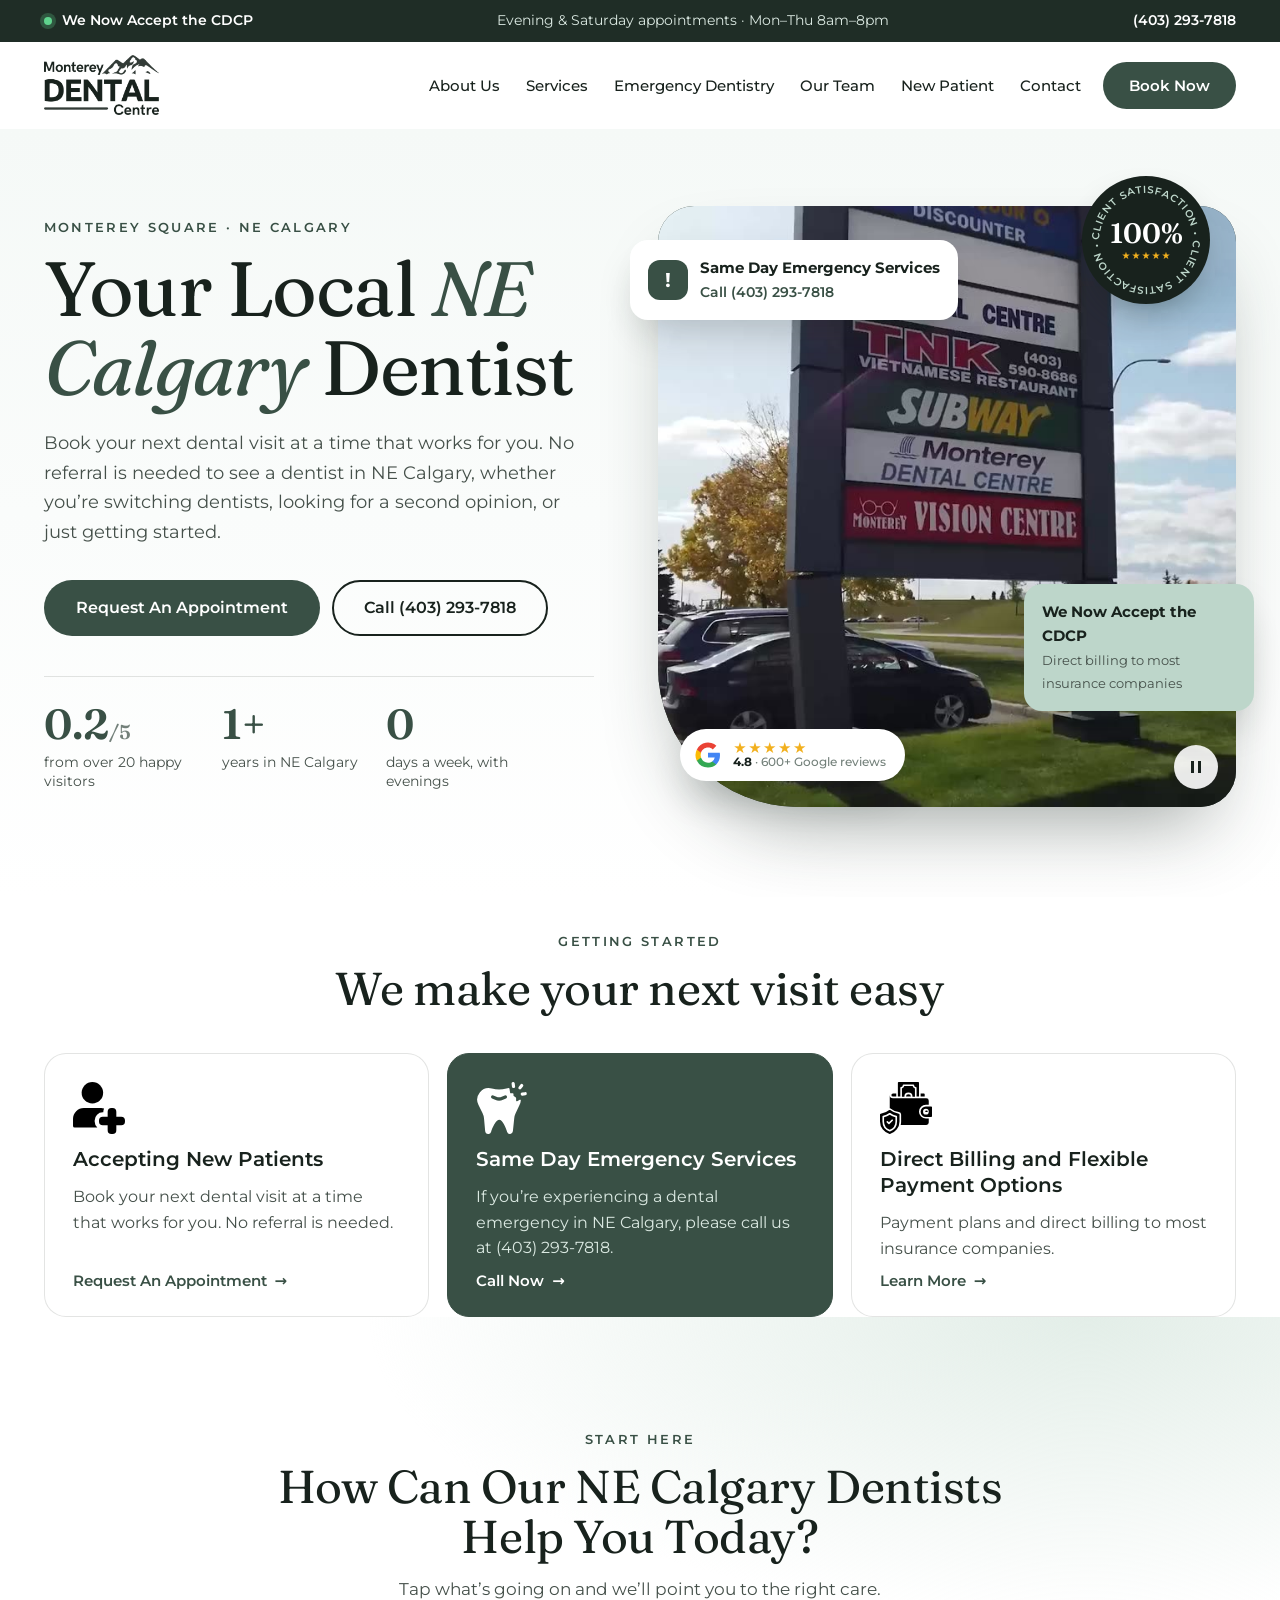
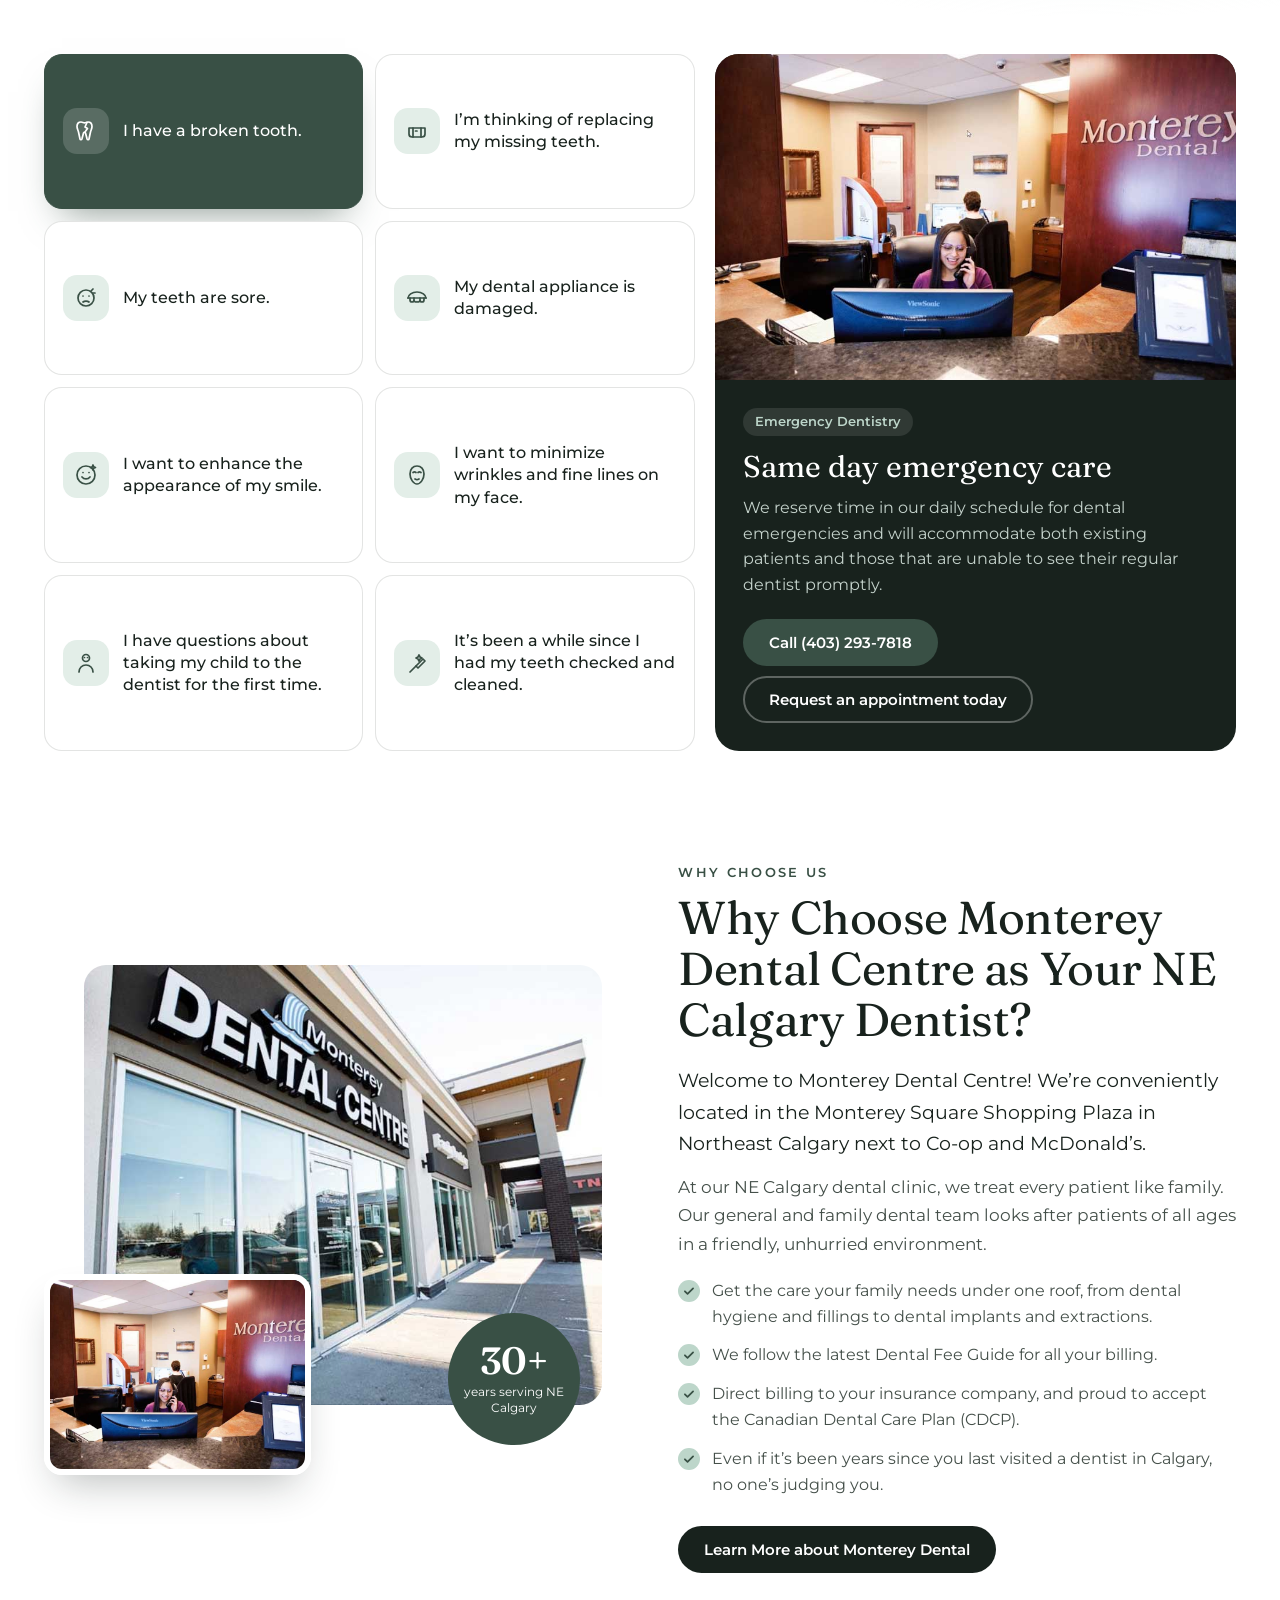
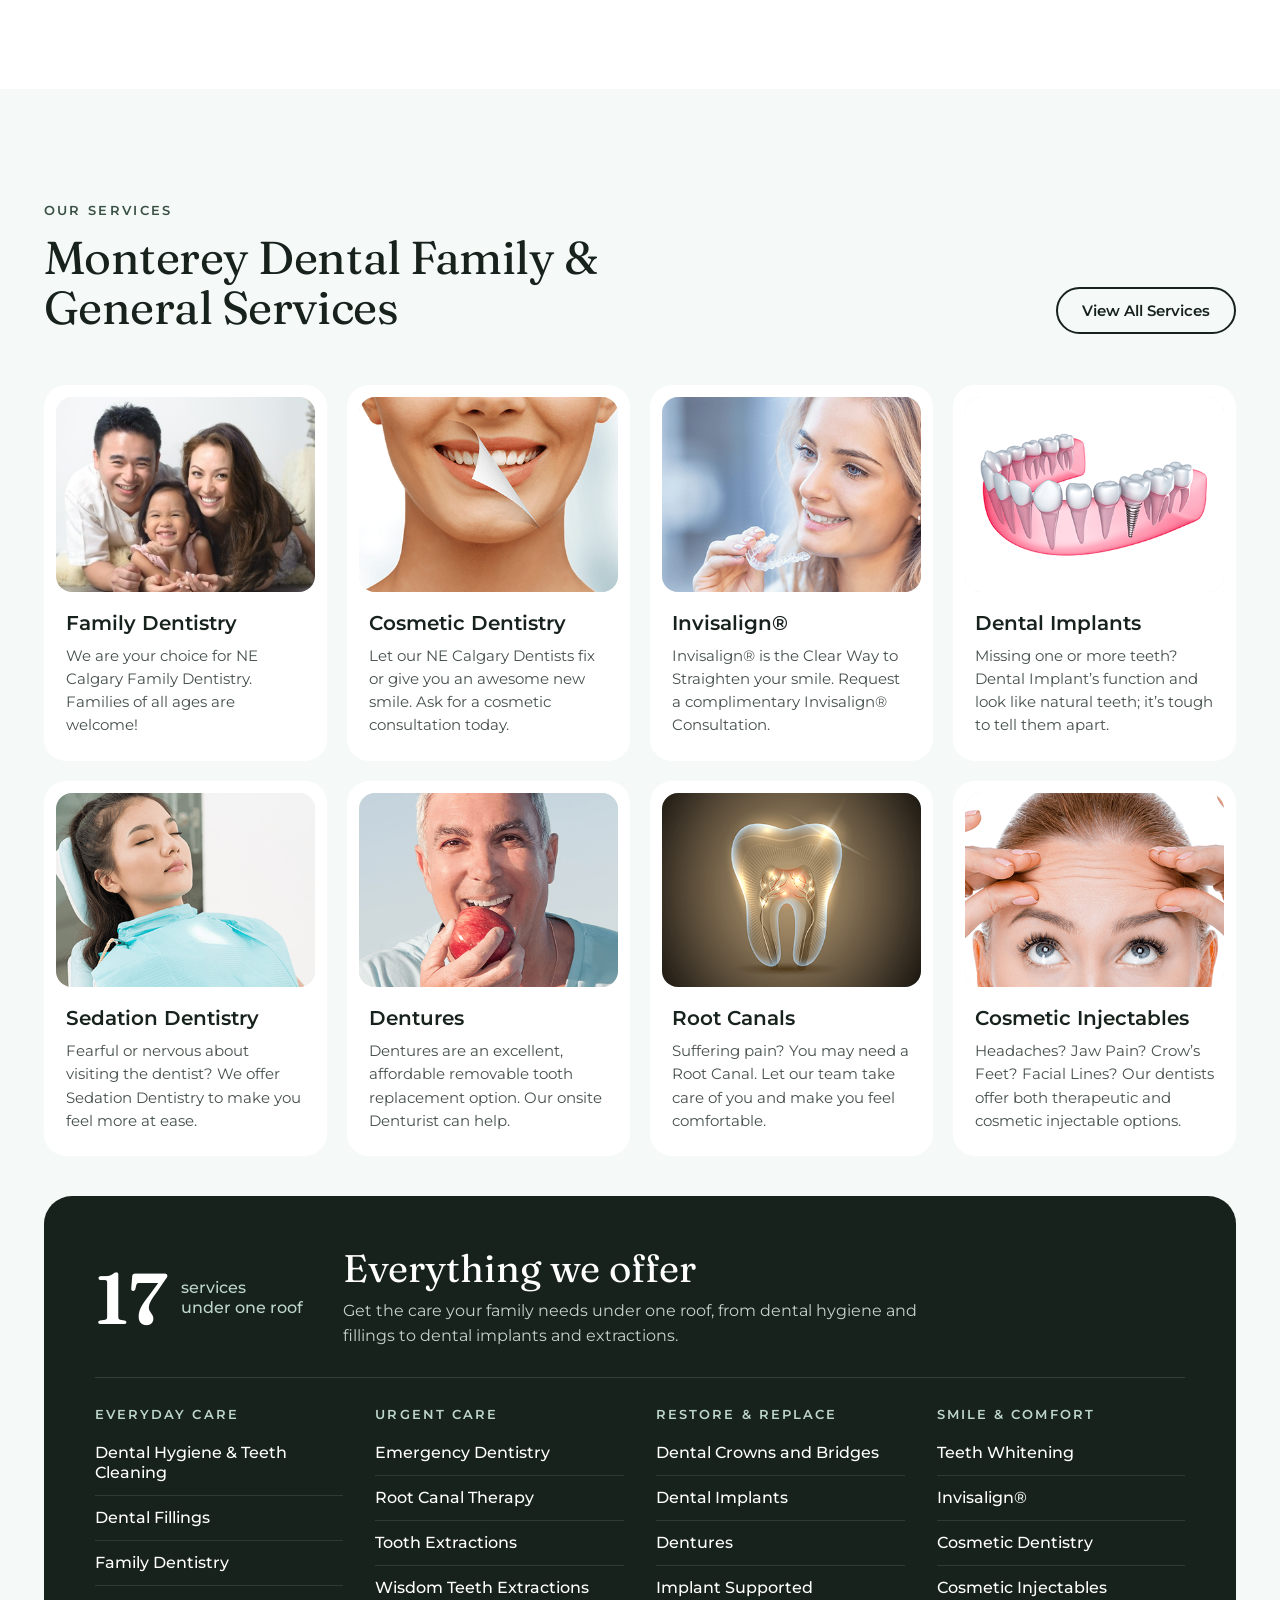
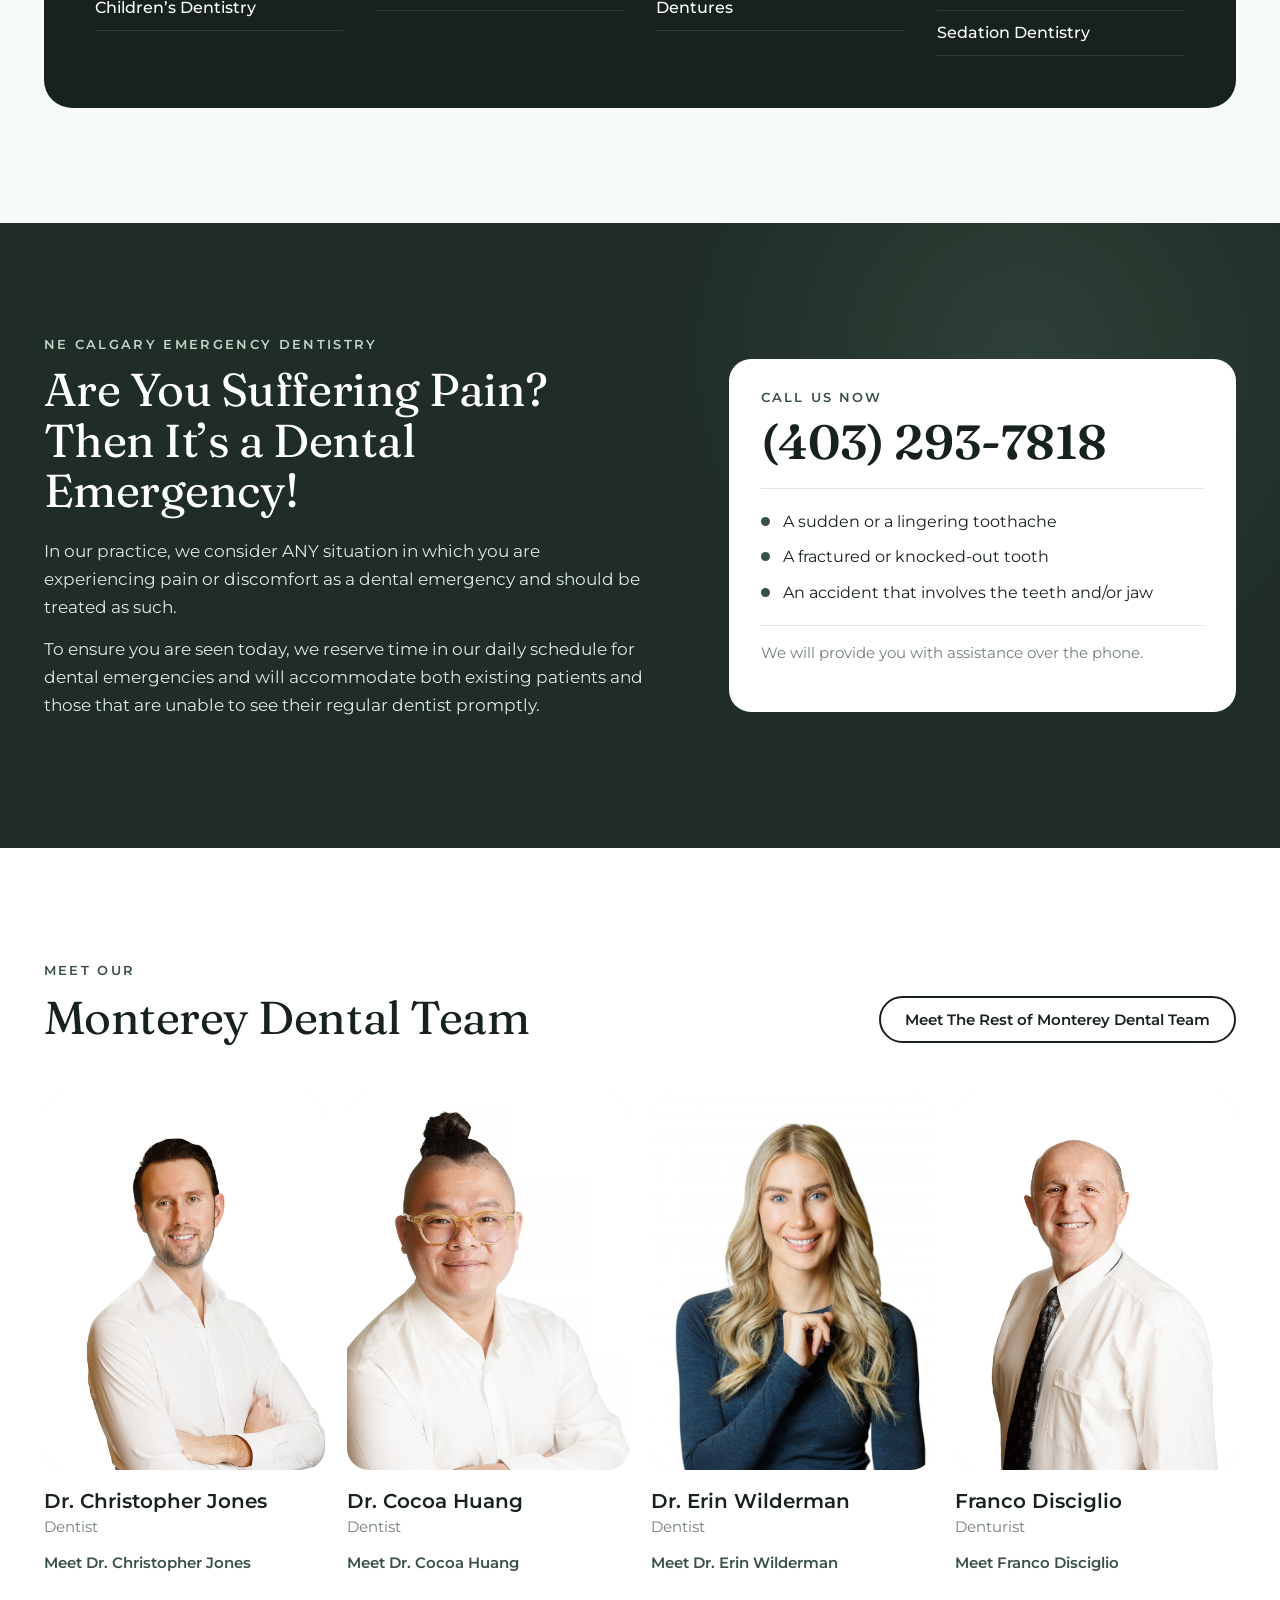
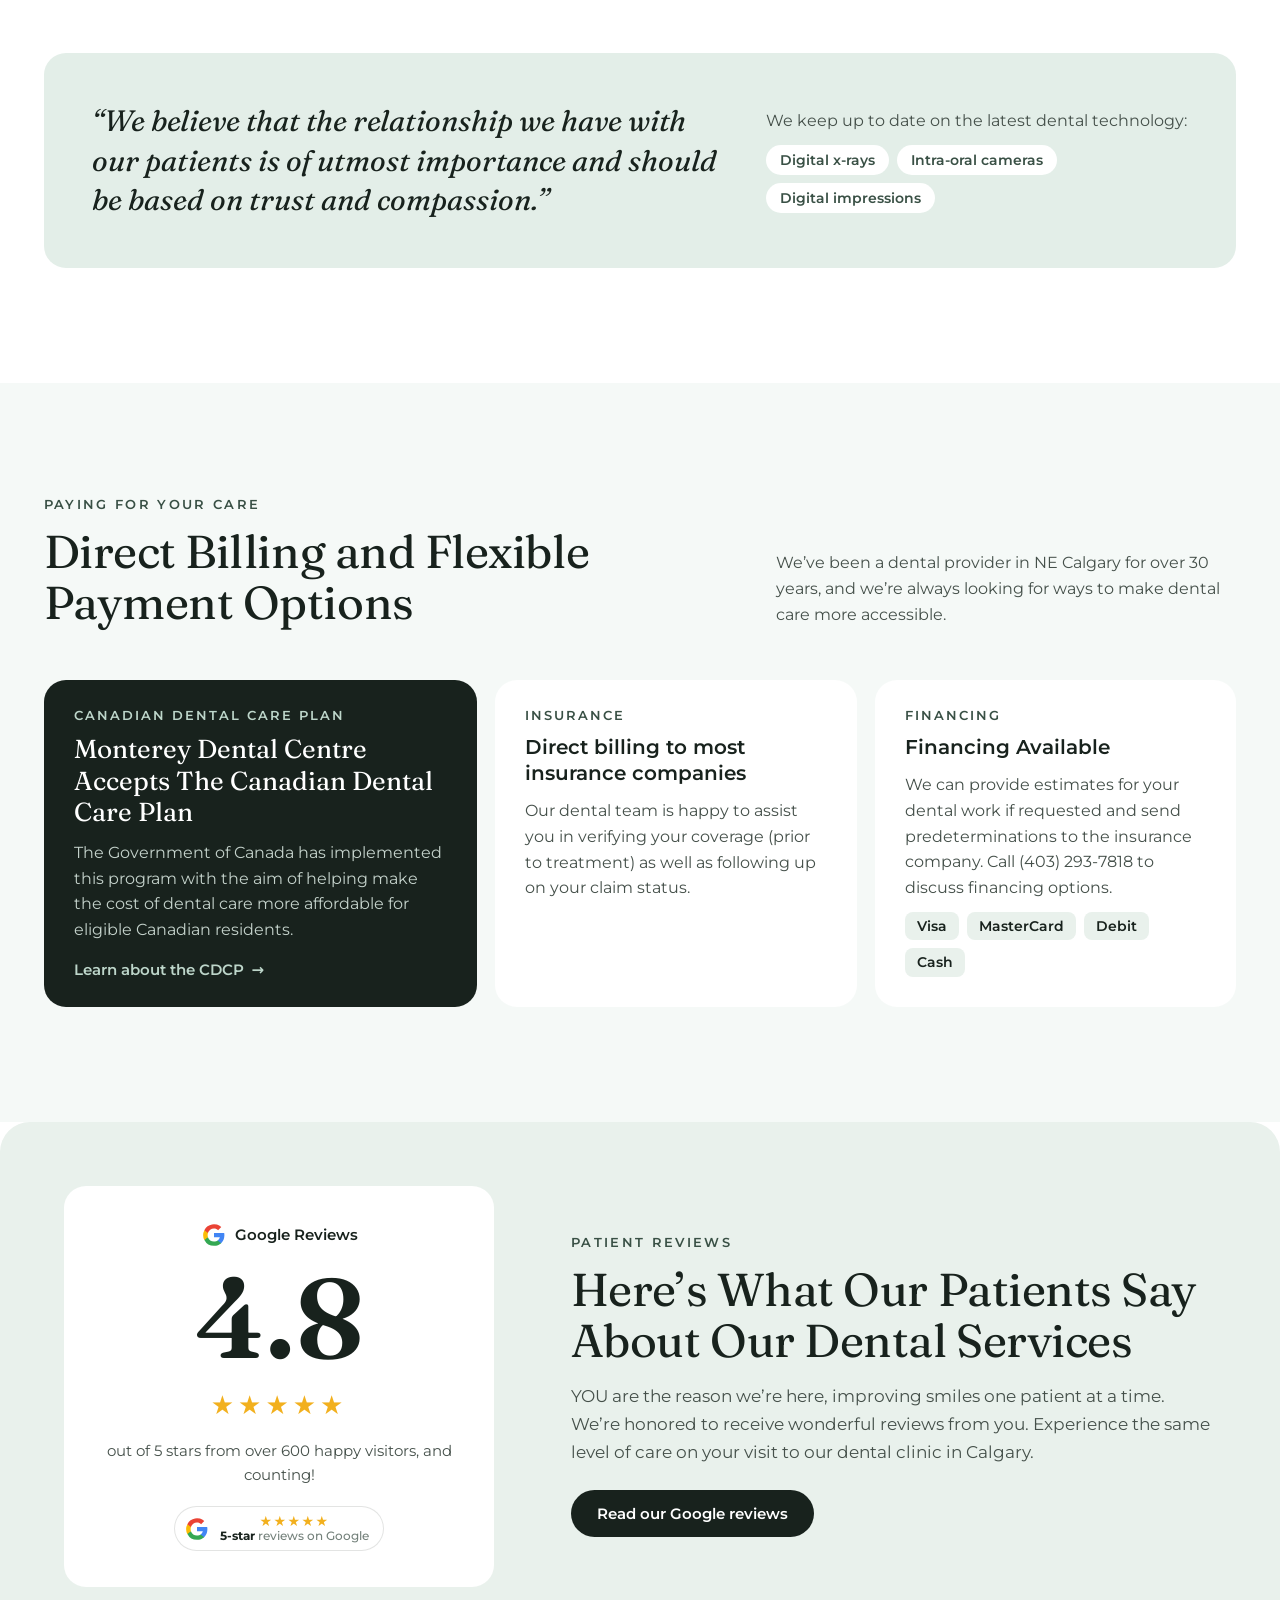
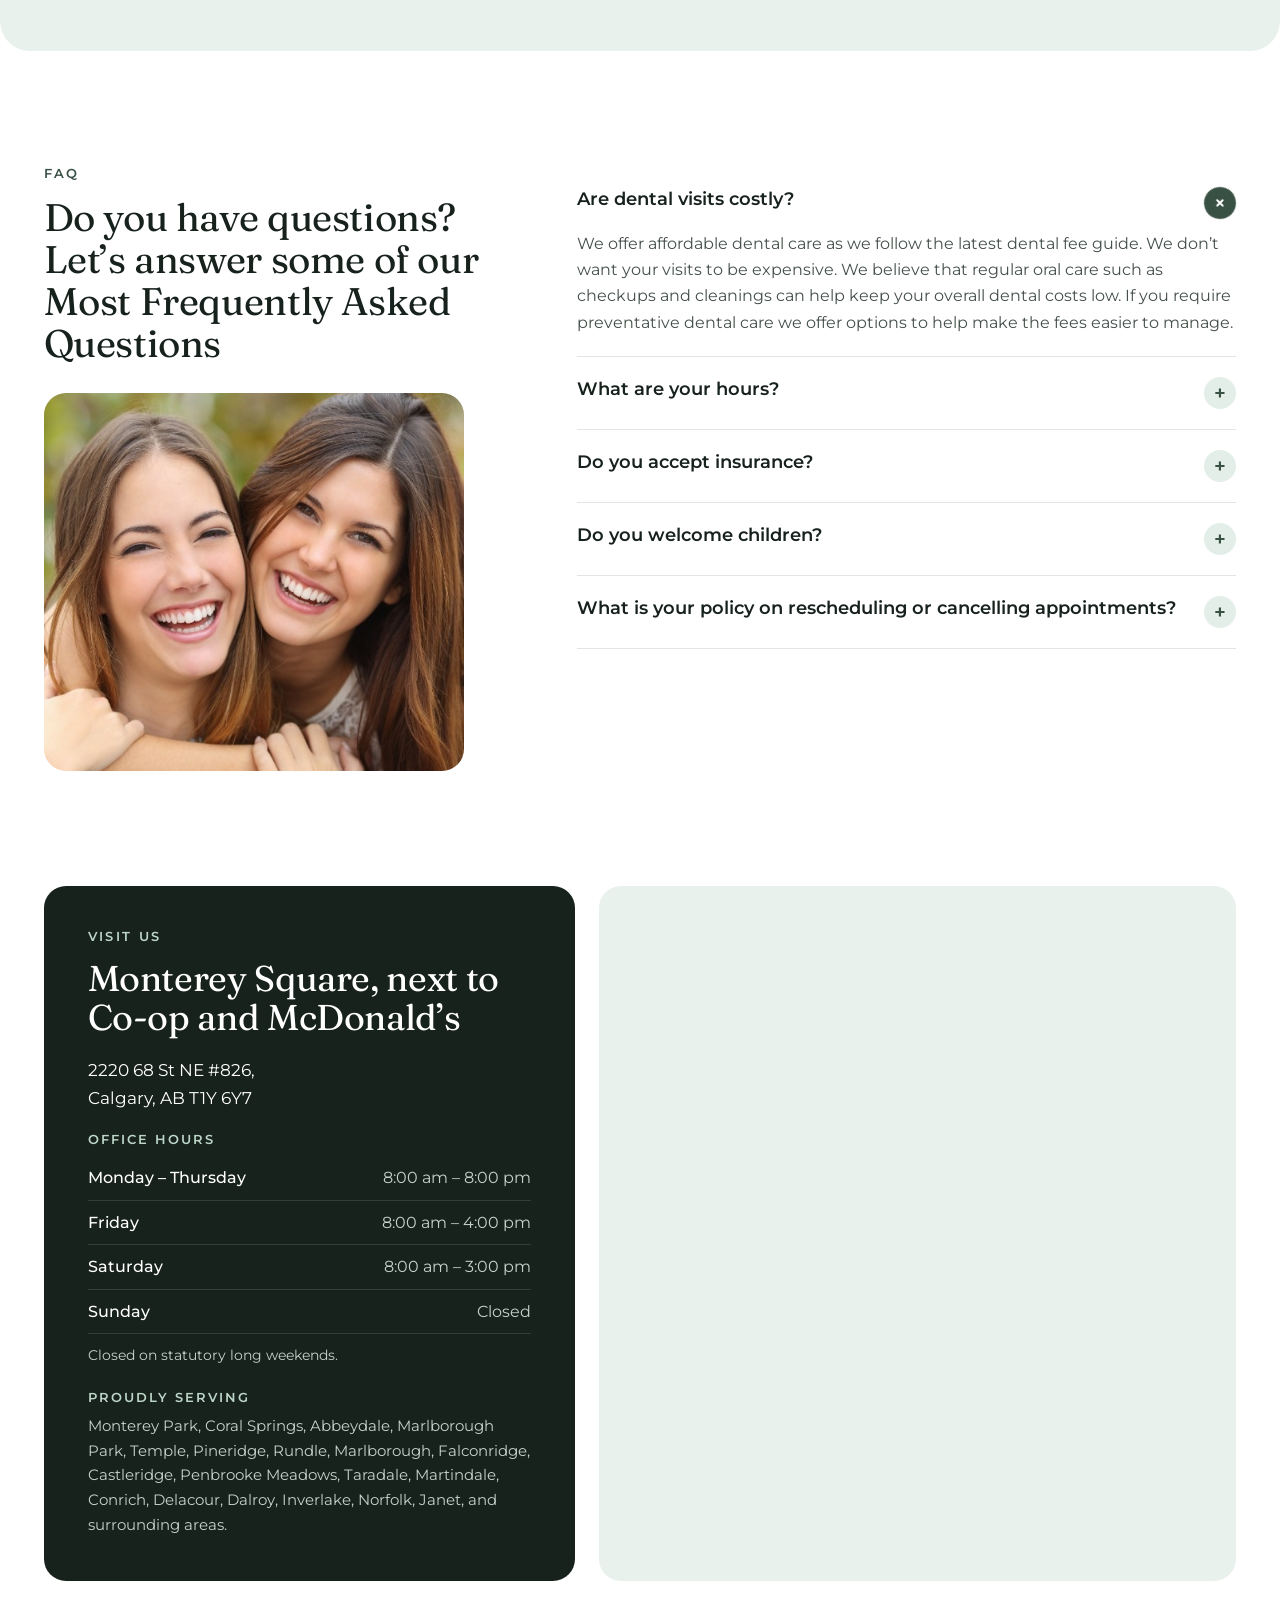
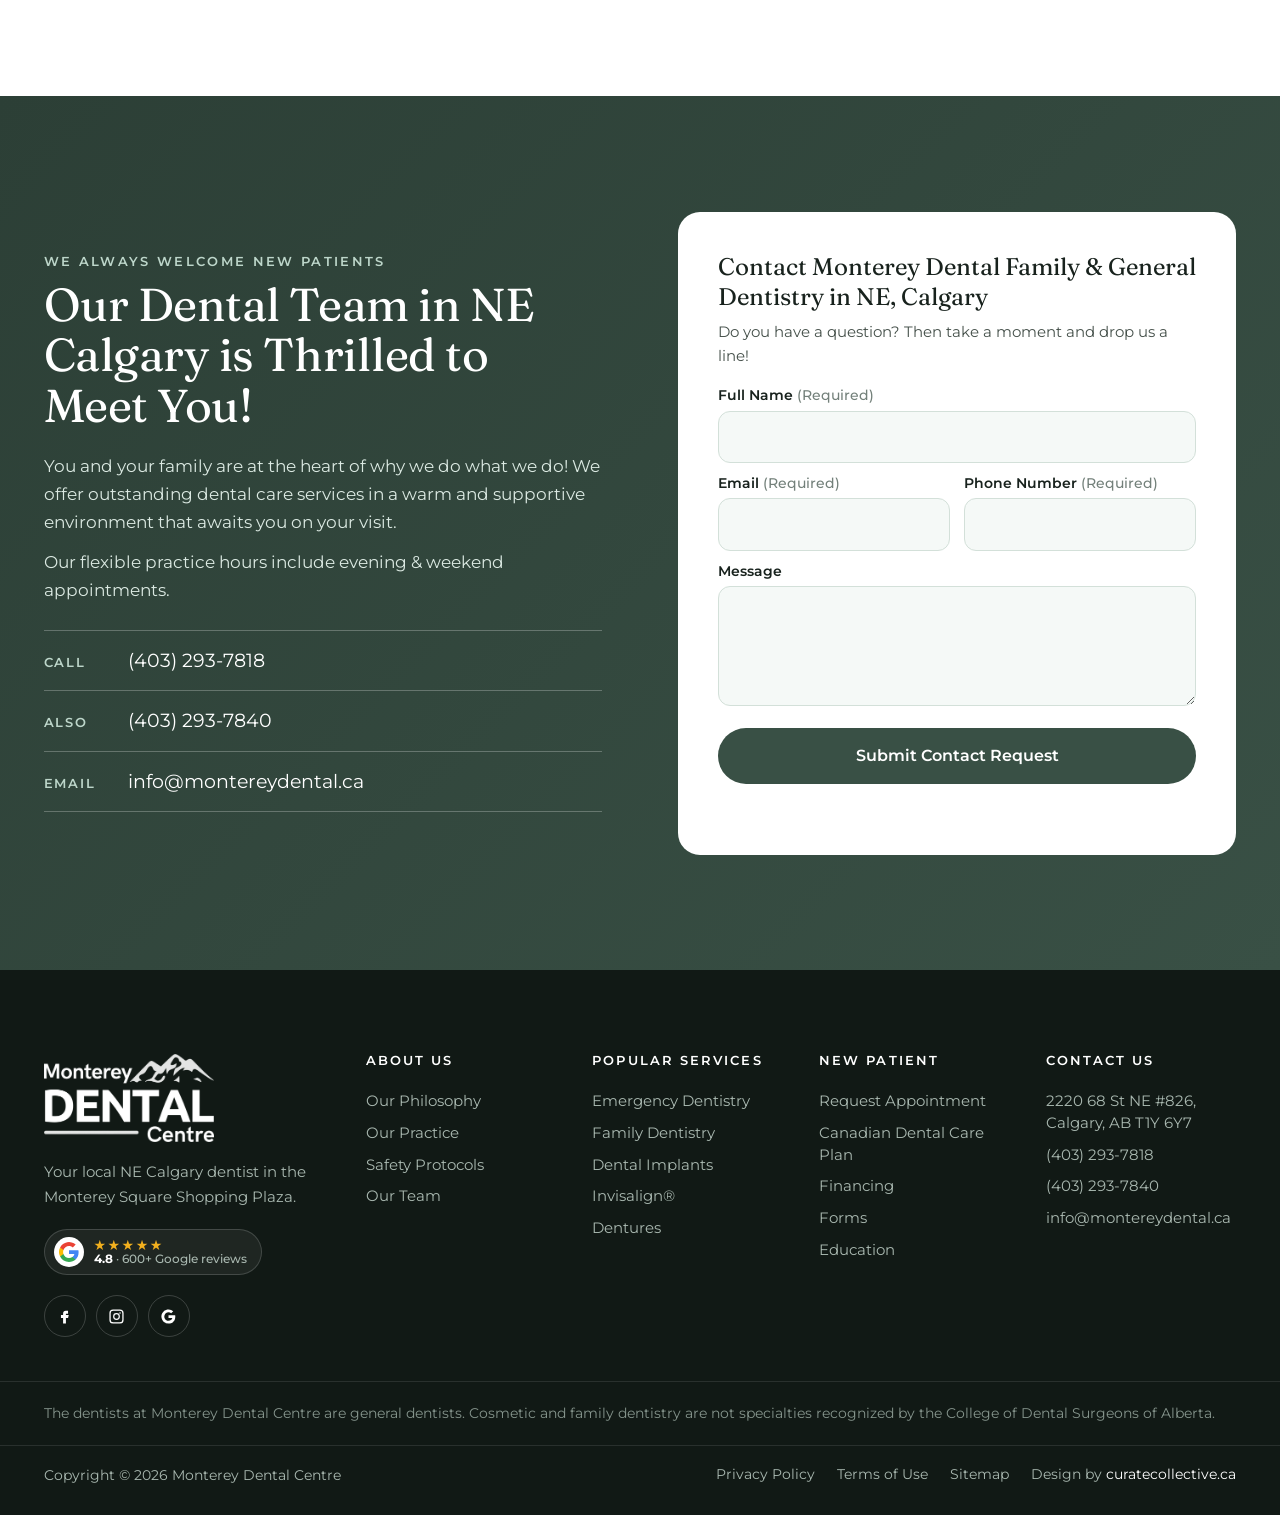
<file: index.html>
<!DOCTYPE html>
<html lang="en">
<head>
  <meta charset="utf-8">
  <meta name="viewport" content="width=device-width, initial-scale=1">
  <title>NE Calgary Dentist | Monterey Dental Centre</title>
  <meta name="description" content="Monterey Dental Centre is your local NE Calgary dentist in Monterey Square. Accepting new patients, same day emergency services, direct billing and the Canadian Dental Care Plan (CDCP).">
  <meta name="theme-color" content="#395045">
  <link rel="preload" href="assets/fonts/montserrat-latin-400-normal.woff2" as="font" type="font/woff2" crossorigin>
  <link rel="preload" href="assets/fonts/fraunces-latin-400-normal.woff2" as="font" type="font/woff2" crossorigin>
  <link rel="stylesheet" href="assets/css/style.css">
  <script type="application/ld+json">
  {"@context":"https://schema.org","@type":"Dentist","name":"Monterey Dental Centre","telephone":"+1-403-293-7818","email":"info@montereydental.ca","url":"https://www.montereydental.ca/","address":{"@type":"PostalAddress","streetAddress":"2220 68 St NE #826","addressLocality":"Calgary","addressRegion":"AB","postalCode":"T1Y 6Y7","addressCountry":"CA"},"openingHoursSpecification":[{"@type":"OpeningHoursSpecification","dayOfWeek":["Monday","Tuesday","Wednesday","Thursday"],"opens":"08:00","closes":"20:00"},{"@type":"OpeningHoursSpecification","dayOfWeek":"Friday","opens":"08:00","closes":"16:00"},{"@type":"OpeningHoursSpecification","dayOfWeek":"Saturday","opens":"08:00","closes":"15:00"}],"aggregateRating":{"@type":"AggregateRating","ratingValue":"4.8","bestRating":"5","ratingCount":"600"}}
  </script>
</head>
<body>
  <a class="skip" href="#main">Skip to content</a>

  <div class="topbar">
    <div class="wrap topbar-in">
      <p class="tb-cdcp"><span class="dot" aria-hidden="true"></span>We Now Accept the CDCP</p>
      <p class="tb-hours">Evening &amp; Saturday appointments · Mon–Thu 8am–8pm</p>
      <a class="tb-phone" href="tel:+14032937818">(403) 293-7818</a>
    </div>
  </div>

  <header class="hdr" id="hdr">
    <div class="wrap hdr-in">
      <a class="brand" href="#top" aria-label="Monterey Dental Centre home"><img src="assets/images/logo-dark.png" alt="Monterey Dental Centre" width="112" height="58"></a>
      <nav class="nav" aria-label="Main">
        <ul>
          <li><a href="#" data-nolink>About Us</a></li>
          <li><a href="#" data-nolink>Services</a></li>
          <li><a href="#" data-nolink>Emergency Dentistry</a></li>
          <li><a href="#" data-nolink>Our Team</a></li>
          <li><a href="#" data-nolink>New Patient</a></li>
          <li><a href="#" data-nolink>Contact</a></li>
        </ul>
      </nav>
      <div class="hdr-cta">
        <a class="btn btn-ghost" href="tel:+14032937818"><svg viewBox="0 0 24 24" aria-hidden="true"><path d="M6.6 10.8a15.1 15.1 0 0 0 6.6 6.6l2.2-2.2a1 1 0 0 1 1-.25 11.4 11.4 0 0 0 3.6.57 1 1 0 0 1 1 1V20a1 1 0 0 1-1 1A17 17 0 0 1 3 4a1 1 0 0 1 1-1h3.5a1 1 0 0 1 1 1c0 1.25.2 2.45.57 3.57a1 1 0 0 1-.25 1z"/></svg>Call Now</a>
        <a class="btn btn-brand" href="#book">Book Now</a>
      </div>
      <button class="burger" type="button" aria-expanded="false" aria-controls="drawer" aria-label="Open menu"><i></i><i></i><i></i></button>
    </div>
    <div class="drawer" id="drawer" hidden>
      <ul>
        <li><a href="#" data-nolink>About Us</a></li>
        <li><a href="#" data-nolink>Services</a></li>
        <li><a href="#" data-nolink>Emergency Dentistry</a></li>
        <li><a href="#" data-nolink>Our Team</a></li>
        <li><a href="#" data-nolink>New Patient</a></li>
        <li><a href="#" data-nolink>Contact</a></li>
      </ul>
      <div class="drawer-cta">
        <a class="btn btn-ghost" href="tel:+14032937818">Call Now</a>
        <a class="btn btn-brand" href="#book">Book Now</a>
      </div>
    </div>
  </header>

  <main id="main">

    <!-- Hero -->
    <section class="hero" id="top" aria-labelledby="hero-title">
      <div class="wrap hero-grid">
        <div class="hero-copy">
          <p class="eyebrow rise" style="--d:.05s">Monterey Square · NE Calgary</p>
          <h1 id="hero-title" class="rise" style="--d:.15s">Your Local <em>NE Calgary</em> Dentist</h1>
          <p class="hero-lede rise" style="--d:.28s">Book your next dental visit at a time that works for you. No referral is needed to see a dentist in NE Calgary, whether you’re switching dentists, looking for a second opinion, or just getting started.</p>
          <div class="hero-ctas rise" style="--d:.4s">
            <a class="btn btn-brand btn-lg" href="#book">Request An Appointment</a>
            <a class="btn btn-line btn-lg" href="tel:+14032937818">Call (403) 293-7818</a>
          </div>
          <ul class="hero-proof rise" style="--d:.52s">
            <li><b><span class="cnt" data-to="4.8" data-dec="1">4.8</span><span>/5</span></b>from over <span class="cnt" data-to="600">600</span> happy visitors</li>
            <li><b><span class="cnt" data-to="30">30</span>+</b>years in NE Calgary</li>
            <li><b><span class="cnt" data-to="6">6</span></b>days a week, with evenings</li>
          </ul>
        </div>
        <div class="hero-media rise" style="--d:.2s">
          <div class="hero-video">
            <video autoplay muted loop playsinline preload="metadata" poster="assets/images/hero-poster.jpg" aria-hidden="true"><source src="assets/images/montereydental-banner.mp4" type="video/mp4"></video>
            <button class="vid-btn" type="button" aria-pressed="false" aria-label="Pause video"><span></span></button>
          </div>
          <div class="float-card fc-emergency">
            <span class="fc-ico" aria-hidden="true">!</span>
            <div><b>Same Day Emergency Services</b><a href="tel:+14032937818">Call (403) 293-7818</a></div>
          </div>
          <div class="sat-badge" aria-label="100% client satisfaction">
            <svg viewBox="0 0 120 120" aria-hidden="true"><defs><path id="satc" d="M60 60 m-44 0 a44 44 0 1 1 88 0 a44 44 0 1 1 -88 0"/></defs><text><textPath href="#satc" startOffset="0" textLength="272" lengthAdjust="spacing">CLIENT SATISFACTION • CLIENT SATISFACTION •</textPath></text></svg>
            <span class="sat-in"><b>100%</b><i aria-hidden="true">★★★★★</i></span>
          </div>
          <a class="g-badge g-hero" href="https://www.google.com/maps/search/?api=1&amp;query=Monterey+Dental+Centre+2220+68+St+NE+Calgary" target="_blank" rel="noopener" aria-label="Rated 4.8 out of 5 on Google from over 600 reviews"><svg class="g-logo" viewBox="0 0 24 24" aria-hidden="true"><path fill="#4285F4" d="M21.6 12.2c0-.7-.1-1.4-.2-2H12v3.8h5.4a4.6 4.6 0 0 1-2 3v2.5h3.2c1.9-1.7 3-4.3 3-7.3Z"/><path fill="#34A853" d="M12 22c2.7 0 5-.9 6.6-2.4l-3.2-2.5c-.9.6-2 1-3.4 1-2.6 0-4.8-1.8-5.6-4.1H3.1v2.6A10 10 0 0 0 12 22Z"/><path fill="#FBBC05" d="M6.4 14a6 6 0 0 1 0-3.9V7.5H3.1a10 10 0 0 0 0 9.1L6.4 14Z"/><path fill="#EA4335" d="M12 6c1.5 0 2.8.5 3.8 1.5l2.9-2.9A10 10 0 0 0 3.1 7.5l3.3 2.6C7.2 7.8 9.4 6 12 6Z"/></svg><span class="g-txt"><span class="g-stars" aria-hidden="true">★★★★★</span><span class="g-meta"><b>4.8</b> · 600+ Google reviews</span></span></a>
          <div class="float-card fc-cdcp">
            <b>We Now Accept the CDCP</b>
            <span>Direct billing to most insurance companies</span>
          </div>
        </div>
      </div>
    </section>

    <!-- Three promises -->
    <section class="promises" aria-labelledby="pr-title">
      <div class="wrap">
        <div class="pr-head reveal">
          <p class="eyebrow">Getting started</p>
          <h2 id="pr-title">We make your next visit easy</h2>
        </div>
      </div>
      <div class="wrap promise-row">
        <article class="promise reveal">
          <img src="assets/images/Patients.svg" alt="" width="54" height="54">
          <h3>Accepting New Patients</h3>
          <p>Book your next dental visit at a time that works for you. No referral is needed.</p>
          <a class="link" href="#book">Request An Appointment</a>
        </article>
        <article class="promise promise-hot reveal">
          <img src="assets/images/broken-tooth.svg" alt="" width="54" height="54">
          <h3>Same Day Emergency Services</h3>
          <p>If you’re experiencing a dental emergency in NE Calgary, please call us at (403) 293-7818.</p>
          <a class="link" href="tel:+14032937818">Call Now</a>
        </article>
        <article class="promise reveal">
          <img src="assets/images/Wealth-Insurance.svg" alt="" width="54" height="54">
          <h3>Direct Billing and Flexible Payment Options</h3>
          <p>Payment plans and direct billing to most insurance companies.</p>
          <a class="link" href="#pay">Learn More</a>
        </article>
      </div>
    </section>

    <!-- Symptom helper -->
    <section class="hx" aria-labelledby="helper-title">
      <div class="wrap">
        <div class="hx-head reveal">
          <p class="eyebrow">Start here</p>
          <h2 id="helper-title">How Can Our NE Calgary Dentists Help You Today?</h2>
          <p>Tap what’s going on and we’ll point you to the right care.</p>
        </div>
        <div class="hx-box reveal">
          <ul class="hx-tiles" role="tablist" aria-label="What brings you in">
            <li><button class="hx-tile" type="button" role="tab" aria-selected="true" aria-controls="hx-panel" data-i="0" data-tag="Emergency Dentistry" data-title="Same day emergency care" data-text="We reserve time in our daily schedule for dental emergencies and will accommodate both existing patients and those that are unable to see their regular dentist promptly." data-img="assets/images/monterey-dental-answering-phone-1.jpg" data-cta="tel"><span class="hx-ico" aria-hidden="true"><svg viewBox="0 0 24 24"><path d="M7 3c-2.5 0-4 2-4 4.5 0 2 1 3.5 1.5 5.5L6 20c.2 1 1.6 1 1.9 0L9.5 14c.3-1 1.7-1 2 0l1.6 6c.3 1 1.7 1 1.9 0L16.5 13c.5-2 1.5-3.5 1.5-5.5C18 5 16.5 3 14 3c-1.5 0-2.3.8-3.5.8S8.5 3 7 3Z"/><path d="M13 3.5 11 8l2.5 1.5L11 13"/></svg></span><span class="hx-q">I have a broken tooth.</span></button></li>
            <li><button class="hx-tile" type="button" role="tab" aria-selected="false" aria-controls="hx-panel" data-i="1" data-tag="Dental Implants &amp; Dentures" data-title="Replace missing teeth" data-text="Missing one or more teeth? Dental Implant’s function and look like natural teeth; it’s tough to tell them apart. Dentures are an excellent, affordable removable tooth replacement option." data-img="assets/images/dental-implants.png" data-cta="book"><span class="hx-ico" aria-hidden="true"><svg viewBox="0 0 24 24"><path d="M4 9h16v6a3 3 0 0 1-3 3H7a3 3 0 0 1-3-3V9Z"/><path d="M8 9v9M16 9v9"/><path d="M10.5 12h3" stroke-dasharray="1.5 1.5"/></svg></span><span class="hx-q">I’m thinking of replacing my missing teeth.</span></button></li>
            <li><button class="hx-tile" type="button" role="tab" aria-selected="false" aria-controls="hx-panel" data-i="2" data-tag="Root Canals" data-title="Relief for sore teeth" data-text="Suffering pain? You may need a Root Canal. Let our team take care of you and make you feel comfortable." data-img="assets/images/root-canal-therapy.png" data-cta="book"><span class="hx-ico" aria-hidden="true"><svg viewBox="0 0 24 24"><circle cx="12" cy="12" r="8"/><path d="M9 10h.01M15 10h.01M9 16c1.5-1.3 4.5-1.3 6 0"/><path d="M19 3l-2 2M21 7h-2"/></svg></span><span class="hx-q">My teeth are sore.</span></button></li>
            <li><button class="hx-tile" type="button" role="tab" aria-selected="false" aria-controls="hx-panel" data-i="3" data-tag="Dentures" data-title="Our onsite Denturist can help" data-text="Dentures are an excellent, affordable removable tooth replacement option. Our onsite Denturist, Franco Disciglio, can help." data-img="assets/images/dentures.png" data-cta="book"><span class="hx-ico" aria-hidden="true"><svg viewBox="0 0 24 24"><path d="M3 12c0-3 4-6 9-6s9 3 9 6"/><path d="M5 12v2a2 2 0 0 0 4 0v-2M9 12v2a2 2 0 0 0 3 1.7A2 2 0 0 0 15 14v-2M15 12v2a2 2 0 0 0 4 0v-2"/><path d="M3 12h18"/></svg></span><span class="hx-q">My dental appliance is damaged.</span></button></li>
            <li><button class="hx-tile" type="button" role="tab" aria-selected="false" aria-controls="hx-panel" data-i="4" data-tag="Cosmetic Dentistry &amp; Invisalign®" data-title="An awesome new smile" data-text="Let our NE Calgary Dentists fix or give you an awesome new smile. Ask for a cosmetic consultation today, or request a complimentary Invisalign® Consultation." data-img="assets/images/cosmetic-dentistry.png" data-cta="book"><span class="hx-ico" aria-hidden="true"><svg viewBox="0 0 24 24"><circle cx="12" cy="12" r="9"/><path d="M8 14c2 2.5 6 2.5 8 0M9 9.5h.01M15 9.5h.01"/><path d="M19 2l.7 1.8L21.5 4.5l-1.8.7L19 7l-.7-1.8L16.5 4.5l1.8-.7Z"/></svg></span><span class="hx-q">I want to enhance the appearance of my smile.</span></button></li>
            <li><button class="hx-tile" type="button" role="tab" aria-selected="false" aria-controls="hx-panel" data-i="5" data-tag="Cosmetic Injectables" data-title="Therapeutic and cosmetic options" data-text="Headaches? Jaw Pain? Crow’s Feet? Facial Lines? Our dentists offer both therapeutic and cosmetic injectable options." data-img="assets/images/cosmetic-injectables.png" data-cta="book"><span class="hx-ico" aria-hidden="true"><svg viewBox="0 0 24 24"><path d="M12 3c-4 0-7 3-7 8 0 5 3.5 10 7 10s7-5 7-10c0-5-3-8-7-8Z"/><path d="M8 9.5c1-.7 2-.7 3 0M13 9.5c1-.7 2-.7 3 0M10 16c1.2.8 2.8.8 4 0"/></svg></span><span class="hx-q">I want to minimize wrinkles and fine lines on my face.</span></button></li>
            <li><button class="hx-tile" type="button" role="tab" aria-selected="false" aria-controls="hx-panel" data-i="6" data-tag="Children’s Dentistry" data-title="Kids are always welcome" data-text="Yes, our dental team welcomes children of all ages. We love having them around. We do our best to keep our office as child-friendly as possible." data-img="assets/images/serviceslider.jpg" data-cta="book"><span class="hx-ico" aria-hidden="true"><svg viewBox="0 0 24 24"><circle cx="12" cy="7" r="3.5"/><path d="M5 21c0-4 3-7 7-7s7 3 7 7"/><path d="M10.5 6.5h.01M13.5 6.5h.01"/></svg></span><span class="hx-q">I have questions about taking my child to the dentist for the first time.</span></button></li>
            <li><button class="hx-tile" type="button" role="tab" aria-selected="false" aria-controls="hx-panel" data-i="7" data-tag="Dental Hygiene &amp; Teeth Cleaning" data-title="No one’s judging you" data-text="Even if it’s been years since you last visited a dentist in Calgary, no one’s judging you. Rest assured that you’ll receive complete attention from our friendly, welcoming Monterey Dentists." data-img="assets/images/footer-contact-image.jpg" data-cta="book"><span class="hx-ico" aria-hidden="true"><svg viewBox="0 0 24 24"><path d="M5 21l6-6"/><path d="M11 15l7-7 2 2-7 7-2-2Z"/><path d="M14 4l1 2 2 1-2 1-1 2-1-2-2-1 2-1 1-2Z"/></svg></span><span class="hx-q">It’s been a while since I had my teeth checked and cleaned.</span></button></li>
          </ul>
          <div class="hx-panel" id="hx-panel" role="tabpanel" aria-live="polite">
            <div class="hx-img"><img src="assets/images/monterey-dental-answering-phone-1.jpg" alt="" data-hx-img loading="lazy"></div>
            <div class="hx-body">
              <p class="ho-tag" data-ho-tag>Emergency Dentistry</p>
              <h3 data-ho-title>Same day emergency care</h3>
              <p data-ho-text>We reserve time in our daily schedule for dental emergencies and will accommodate both existing patients and those that are unable to see their regular dentist promptly.</p>
              <div class="ho-ctas">
                <a class="btn btn-brand" href="tel:+14032937818" data-ho-cta>Call (403) 293-7818</a>
                <a class="btn btn-ghost" href="#book">Request an appointment today</a>
              </div>
            </div>
          </div>
        </div>
      </div>
    </section>

    <!-- Why choose -->
    <section class="why" aria-labelledby="why-title">
      <div class="wrap why-grid">
        <div class="why-media reveal">
          <img class="why-main" src="assets/images/monterey-dental-exterior-side-shot-1.jpg" alt="Exterior of Monterey Dental Centre in Monterey Square, NE Calgary" loading="lazy">
          <img class="why-sub" src="assets/images/monterey-dental-answering-phone-1.jpg" alt="Monterey Dental team member answering the phone" loading="lazy">
          <div class="why-badge"><b>30+</b><span>years serving NE Calgary</span></div>
        </div>
        <div class="why-copy reveal">
          <p class="eyebrow">Why choose us</p>
          <h2 id="why-title">Why Choose Monterey Dental Centre as Your NE Calgary Dentist?</h2>
          <p class="big">Welcome to Monterey Dental Centre! We’re conveniently located in the Monterey Square Shopping Plaza in Northeast Calgary next to Co-op and McDonald’s.</p>
          <p>At our NE Calgary dental clinic, we treat every patient like family. Our general and family dental team looks after patients of all ages in a friendly, unhurried environment.</p>
          <ul class="ticks">
            <li>Get the care your family needs under one roof, from dental hygiene and fillings to dental implants and extractions.</li>
            <li>We follow the latest Dental Fee Guide for all your billing.</li>
            <li>Direct billing to your insurance company, and proud to accept the Canadian Dental Care Plan (CDCP).</li>
            <li>Even if it’s been years since you last visited a dentist in Calgary, no one’s judging you.</li>
          </ul>
          <a class="btn btn-dark" href="#" data-nolink>Learn More about Monterey Dental</a>
        </div>
      </div>
    </section>

    <!-- Services -->
    <section class="services" aria-labelledby="svc-title">
      <div class="wrap">
        <div class="sec-head reveal">
          <div>
            <p class="eyebrow">Our services</p>
            <h2 id="svc-title">Monterey Dental Family &amp; General Services</h2>
          </div>
          <a class="btn btn-line" href="#" data-nolink>View All Services</a>
        </div>
        <div class="svc-grid">
          <article class="svc reveal"><div class="svc-img"><img src="assets/images/serviceslider.jpg" alt="NE Calgary Family Dentistry" loading="lazy"></div><h3>Family Dentistry</h3><p>We are your choice for NE Calgary Family Dentistry. Families of all ages are welcome!</p></article>
          <article class="svc reveal"><div class="svc-img"><img src="assets/images/cosmetic-dentistry.png" alt="NE Calgary Cosmetic Dentistry" loading="lazy"></div><h3>Cosmetic Dentistry</h3><p>Let our NE Calgary Dentists fix or give you an awesome new smile. Ask for a cosmetic consultation today.</p></article>
          <article class="svc reveal"><div class="svc-img"><img src="assets/images/invisalign.png" alt="NE Calgary Invisalign Clear Aligners" loading="lazy"></div><h3>Invisalign®</h3><p>Invisalign® is the Clear Way to Straighten your smile. Request a complimentary Invisalign® Consultation.</p></article>
          <article class="svc reveal"><div class="svc-img"><img src="assets/images/dental-implants.png" alt="NE Calgary Dental Implants" loading="lazy"></div><h3>Dental Implants</h3><p>Missing one or more teeth? Dental Implant’s function and look like natural teeth; it’s tough to tell them apart.</p></article>
          <article class="svc reveal"><div class="svc-img"><img src="assets/images/sedation-dentistry.png" alt="NE Calgary Sedation Dentistry" loading="lazy"></div><h3>Sedation Dentistry</h3><p>Fearful or nervous about visiting the dentist? We offer Sedation Dentistry to make you feel more at ease.</p></article>
          <article class="svc reveal"><div class="svc-img"><img src="assets/images/dentures.png" alt="NE Calgary Dentures" loading="lazy"></div><h3>Dentures</h3><p>Dentures are an excellent, affordable removable tooth replacement option. Our onsite Denturist can help.</p></article>
          <article class="svc reveal"><div class="svc-img"><img src="assets/images/root-canal-therapy.png" alt="NE Calgary Root Canal Therapy" loading="lazy"></div><h3>Root Canals</h3><p>Suffering pain? You may need a Root Canal. Let our team take care of you and make you feel comfortable.</p></article>
          <article class="svc reveal"><div class="svc-img"><img src="assets/images/cosmetic-injectables.png" alt="NE Calgary Therapeutic Injectables" loading="lazy"></div><h3>Cosmetic Injectables</h3><p>Headaches? Jaw Pain? Crow’s Feet? Facial Lines? Our dentists offer both therapeutic and cosmetic injectable options.</p></article>
        </div>
        <div class="all-offer reveal">
          <div class="ao-head">
            <p class="ao-num"><b>17</b>services<br>under one roof</p>
            <div>
              <h3 class="ao-title">Everything we offer</h3>
              <p>Get the care your family needs under one roof, from dental hygiene and fillings to dental implants and extractions.</p>
            </div>
          </div>
          <div class="ao-cols"><div class="ao-col"><h3>Everyday care</h3><ul><li><a href="#" data-nolink>Dental Hygiene &amp; Teeth Cleaning<span aria-hidden="true">→</span></a></li><li><a href="#" data-nolink>Dental Fillings<span aria-hidden="true">→</span></a></li><li><a href="#" data-nolink>Family Dentistry<span aria-hidden="true">→</span></a></li><li><a href="#" data-nolink>Children’s Dentistry<span aria-hidden="true">→</span></a></li></ul></div><div class="ao-col"><h3>Urgent care</h3><ul><li><a href="#" data-nolink>Emergency Dentistry<span aria-hidden="true">→</span></a></li><li><a href="#" data-nolink>Root Canal Therapy<span aria-hidden="true">→</span></a></li><li><a href="#" data-nolink>Tooth Extractions<span aria-hidden="true">→</span></a></li><li><a href="#" data-nolink>Wisdom Teeth Extractions<span aria-hidden="true">→</span></a></li></ul></div><div class="ao-col"><h3>Restore &amp; replace</h3><ul><li><a href="#" data-nolink>Dental Crowns and Bridges<span aria-hidden="true">→</span></a></li><li><a href="#" data-nolink>Dental Implants<span aria-hidden="true">→</span></a></li><li><a href="#" data-nolink>Dentures<span aria-hidden="true">→</span></a></li><li><a href="#" data-nolink>Implant Supported Dentures<span aria-hidden="true">→</span></a></li></ul></div><div class="ao-col"><h3>Smile &amp; comfort</h3><ul><li><a href="#" data-nolink>Teeth Whitening<span aria-hidden="true">→</span></a></li><li><a href="#" data-nolink>Invisalign®<span aria-hidden="true">→</span></a></li><li><a href="#" data-nolink>Cosmetic Dentistry<span aria-hidden="true">→</span></a></li><li><a href="#" data-nolink>Cosmetic Injectables<span aria-hidden="true">→</span></a></li><li><a href="#" data-nolink>Sedation Dentistry<span aria-hidden="true">→</span></a></li></ul></div></div>
        </div>
      </div>
    </section>

    <!-- Emergency (new) -->
    <section class="emerg" aria-labelledby="em-title">
      <div class="wrap emerg-grid">
        <div class="reveal">
          <p class="eyebrow eyebrow-light">NE Calgary Emergency Dentistry</p>
          <h2 id="em-title">Are You Suffering Pain? Then It’s a Dental Emergency!</h2>
          <p>In our practice, we consider ANY situation in which you are experiencing pain or discomfort as a dental emergency and should be treated as such.</p>
          <p>To ensure you are seen today, we reserve time in our daily schedule for dental emergencies and will accommodate both existing patients and those that are unable to see their regular dentist promptly.</p>
        </div>
        <div class="emerg-card reveal">
          <p class="ec-label">Call us now</p>
          <a class="ec-phone" href="tel:+14032937818">(403) 293-7818</a>
          <ul>
            <li>A sudden or a lingering toothache</li>
            <li>A fractured or knocked-out tooth</li>
            <li>An accident that involves the teeth and/or jaw</li>
          </ul>
          <p class="ec-note">We will provide you with assistance over the phone.</p>
        </div>
      </div>
    </section>

    <!-- Team -->
    <section class="team" aria-labelledby="team-title">
      <div class="wrap">
        <div class="sec-head reveal">
          <div>
            <p class="eyebrow">Meet our</p>
            <h2 id="team-title">Monterey Dental Team</h2>
          </div>
          <a class="btn btn-line" href="#" data-nolink>Meet The Rest of Monterey Dental Team</a>
        </div>
        <div class="team-grid">
          <article class="doc reveal"><div class="doc-img"><img src="assets/images/dr.christopher-jones.jpg" alt="Dr. Christopher Jones" loading="lazy"></div><h3>Dr. Christopher Jones</h3><p>Dentist</p><a href="#" data-nolink>Meet Dr. Christopher Jones</a></article>
          <article class="doc reveal"><div class="doc-img"><img src="assets/images/dr.cocoa-huang.jpg" alt="Dr. Cocoa Huang" loading="lazy"></div><h3>Dr. Cocoa Huang</h3><p>Dentist</p><a href="#" data-nolink>Meet Dr. Cocoa Huang</a></article>
          <article class="doc reveal"><div class="doc-img"><img src="assets/images/dr.erin-wilderman.jpg" alt="Dr. Erin Wilderman" loading="lazy"></div><h3>Dr. Erin Wilderman</h3><p>Dentist</p><a href="#" data-nolink>Meet Dr. Erin Wilderman</a></article>
          <article class="doc reveal"><div class="doc-img"><img src="assets/images/franco-disciglio.jpg" alt="Franco Disciglio" loading="lazy"></div><h3>Franco Disciglio</h3><p>Denturist</p><a href="#" data-nolink>Meet Franco Disciglio</a></article>
        </div>
        <div class="philo reveal">
          <blockquote>“We believe that the relationship we have with our patients is of utmost importance and should be based on trust and compassion.”</blockquote>
          <div class="philo-side">
            <p>We keep up to date on the latest dental technology:</p>
            <ul class="chips"><li>Digital x-rays</li><li>Intra-oral cameras</li><li>Digital impressions</li></ul>
          </div>
        </div>
      </div>
    </section>

    <!-- Paying for care (new) -->
    <section class="pay" id="pay" aria-labelledby="pay-title">
      <div class="wrap">
        <div class="sec-head reveal">
          <div>
            <p class="eyebrow">Paying for your care</p>
            <h2 id="pay-title">Direct Billing and Flexible Payment Options</h2>
          </div>
          <p class="sec-sub">We’ve been a dental provider in NE Calgary for over 30 years, and we’re always looking for ways to make dental care more accessible.</p>
        </div>
        <div class="pay-grid">
          <article class="pay-card pay-cdcp reveal">
            <p class="pc-tag">Canadian Dental Care Plan</p>
            <h3>Monterey Dental Centre Accepts The Canadian Dental Care Plan</h3>
            <p>The Government of Canada has implemented this program with the aim of helping make the cost of dental care more affordable for eligible Canadian residents.</p>
            <a class="link" href="#" data-nolink>Learn about the CDCP</a>
          </article>
          <article class="pay-card reveal">
            <p class="pc-tag">Insurance</p>
            <h3>Direct billing to most insurance companies</h3>
            <p>Our dental team is happy to assist you in verifying your coverage (prior to treatment) as well as following up on your claim status.</p>
          </article>
          <article class="pay-card reveal">
            <p class="pc-tag">Financing</p>
            <h3>Financing Available</h3>
            <p>We can provide estimates for your dental work if requested and send predeterminations to the insurance company. Call (403) 293-7818 to discuss financing options.</p>
            <ul class="pay-methods"><li>Visa</li><li>MasterCard</li><li>Debit</li><li>Cash</li></ul>
          </article>
        </div>
      </div>
    </section>

    <!-- Reviews -->
    <section class="reviews" aria-labelledby="rev-title">
      <div class="wrap rev-grid">
        <div class="rev-score reveal">
          <p class="rev-g"><svg class="g-logo" viewBox="0 0 24 24" aria-hidden="true"><path fill="#4285F4" d="M21.6 12.2c0-.7-.1-1.4-.2-2H12v3.8h5.4a4.6 4.6 0 0 1-2 3v2.5h3.2c1.9-1.7 3-4.3 3-7.3Z"/><path fill="#34A853" d="M12 22c2.7 0 5-.9 6.6-2.4l-3.2-2.5c-.9.6-2 1-3.4 1-2.6 0-4.8-1.8-5.6-4.1H3.1v2.6A10 10 0 0 0 12 22Z"/><path fill="#FBBC05" d="M6.4 14a6 6 0 0 1 0-3.9V7.5H3.1a10 10 0 0 0 0 9.1L6.4 14Z"/><path fill="#EA4335" d="M12 6c1.5 0 2.8.5 3.8 1.5l2.9-2.9A10 10 0 0 0 3.1 7.5l3.3 2.6C7.2 7.8 9.4 6 12 6Z"/></svg><span>Google Reviews</span></p>
          <b data-count="4.8">4.8</b>
          <span class="stars" aria-label="4.8 out of 5 stars">★★★★★</span>
          <p>out of 5 stars from over 600 happy visitors, and counting!</p>
          <a class="g-badge rev-link" href="https://www.google.com/maps/search/?api=1&amp;query=Monterey+Dental+Centre+2220+68+St+NE+Calgary" target="_blank" rel="noopener"><svg class="g-logo" viewBox="0 0 24 24" aria-hidden="true"><path fill="#4285F4" d="M21.6 12.2c0-.7-.1-1.4-.2-2H12v3.8h5.4a4.6 4.6 0 0 1-2 3v2.5h3.2c1.9-1.7 3-4.3 3-7.3Z"/><path fill="#34A853" d="M12 22c2.7 0 5-.9 6.6-2.4l-3.2-2.5c-.9.6-2 1-3.4 1-2.6 0-4.8-1.8-5.6-4.1H3.1v2.6A10 10 0 0 0 12 22Z"/><path fill="#FBBC05" d="M6.4 14a6 6 0 0 1 0-3.9V7.5H3.1a10 10 0 0 0 0 9.1L6.4 14Z"/><path fill="#EA4335" d="M12 6c1.5 0 2.8.5 3.8 1.5l2.9-2.9A10 10 0 0 0 3.1 7.5l3.3 2.6C7.2 7.8 9.4 6 12 6Z"/></svg><span class="g-txt"><span class="g-stars" aria-hidden="true">★★★★★</span><span class="g-meta"><b>5-star</b> reviews on Google</span></span></a>
        </div>
        <div class="reveal">
          <p class="eyebrow">Patient reviews</p>
          <h2 id="rev-title">Here’s What Our Patients Say About Our Dental Services</h2>
          <p>YOU are the reason we’re here, improving smiles one patient at a time. We’re honored to receive wonderful reviews from you. Experience the same level of care on your visit to our dental clinic in Calgary.</p>
          <a class="btn btn-dark" href="https://www.google.com/maps/search/?api=1&amp;query=Monterey+Dental+Centre+2220+68+St+NE+Calgary" target="_blank" rel="noopener">Read our Google reviews</a>
        </div>
      </div>
    </section>

    <!-- FAQ -->
    <section class="faq" aria-labelledby="faq-title">
      <div class="wrap faq-grid">
        <div class="reveal">
          <p class="eyebrow">FAQ</p>
          <h2 id="faq-title">Do you have questions? Let’s answer some of our Most Frequently Asked Questions</h2>
          <img class="faq-img" src="assets/images/footer-contact-image.jpg" alt="Smiling dental patients" loading="lazy">
        </div>
        <div class="faq-list reveal">
          <details open><summary>Are dental visits costly?</summary><p>We offer affordable dental care as we follow the latest dental fee guide. We don’t want your visits to be expensive. We believe that regular oral care such as checkups and cleanings can help keep your overall dental costs low. If you require preventative dental care we offer options to help make the fees easier to manage.</p></details>
          <details><summary>What are your hours?</summary><p>We’re open Monday to Thursday from 8:00 am to 8:00 pm, Friday 8:00 am to 4:00 pm, and Saturday 8:00 am to 3:00 pm (closed on statutory long weekends). Evening and Saturday appointments make it easier to fit a visit around work or school.</p></details>
          <details><summary>Do you accept insurance?</summary><p>Yes, we accept dental insurance and our dental team is happy to assist you in verifying your coverage (prior to treatment) as well as following up on your claim status. We also directly bill most insurance companies.</p></details>
          <details><summary>Do you welcome children?</summary><p>Yes, our dental team welcomes children of all ages. We love having them around. We do our best to keep our office as child-friendly as possible.</p></details>
          <details><summary>What is your policy on rescheduling or cancelling appointments?</summary><p>We always appreciate you notifying us ahead of time if you need to reschedule or cancel an appointment. We understand that emergencies or sudden changes in plans can occur. However, if it happens repeatedly without warnings, we may enforce our cancellation fee accordingly. This is to ensure that all patients get the chance to receive the treatments they need as soon as possible.</p></details>
        </div>
      </div>
    </section>

    <!-- Visit us (new) -->
    <section class="visit" aria-labelledby="visit-title">
      <div class="wrap visit-grid">
        <div class="visit-info reveal">
          <p class="eyebrow">Visit us</p>
          <h2 id="visit-title">Monterey Square, next to Co-op and McDonald’s</h2>
          <address>2220 68 St NE #826,<br>Calgary, AB T1Y 6Y7</address>
          <table class="hours">
            <caption>Office hours</caption>
            <tr><th scope="row">Monday – Thursday</th><td>8:00 am – 8:00 pm</td></tr>
            <tr><th scope="row">Friday</th><td>8:00 am – 4:00 pm</td></tr>
            <tr><th scope="row">Saturday</th><td>8:00 am – 3:00 pm</td></tr>
            <tr><th scope="row">Sunday</th><td>Closed</td></tr>
          </table>
          <p class="note">Closed on statutory long weekends.</p>
          <p class="areas-label">Proudly serving</p>
          <p class="areas">Monterey Park, Coral Springs, Abbeydale, Marlborough Park, Temple, Pineridge, Rundle, Marlborough, Falconridge, Castleridge, Penbrooke Meadows, Taradale, Martindale, Conrich, Delacour, Dalroy, Inverlake, Norfolk, Janet, and surrounding areas.</p>
        </div>
        <div class="map reveal">
          <iframe title="Map to Monterey Dental Centre" src="https://maps.google.com/maps?q=Monterey%20Dental%20Centre%2C%202220%2068%20St%20NE%20%23826%2C%20Calgary%2C%20AB&amp;z=15&amp;output=embed" loading="lazy" referrerpolicy="no-referrer-when-downgrade"></iframe>
        </div>
      </div>
    </section>

    <!-- Contact -->
    <section class="contact" id="book" aria-labelledby="ct-title">
      <div class="wrap contact-grid">
        <div class="ct-copy reveal">
          <p class="eyebrow eyebrow-light">We Always Welcome New Patients</p>
          <h2 id="ct-title">Our Dental Team in NE Calgary is Thrilled to Meet You!</h2>
          <p>You and your family are at the heart of why we do what we do! We offer outstanding dental care services in a warm and supportive environment that awaits you on your visit.</p>
          <p>Our flexible practice hours include evening &amp; weekend appointments.</p>
          <ul class="ct-lines">
            <li><span>Call</span><a href="tel:+14032937818">(403) 293-7818</a></li>
            <li><span>Also</span><a href="tel:+14032937840">(403) 293-7840</a></li>
            <li><span>Email</span><a href="mailto:info@montereydental.ca">info@montereydental.ca</a></li>
          </ul>
        </div>
        <form class="ct-form reveal" novalidate>
          <h3>Contact Monterey Dental Family &amp; General Dentistry in NE, Calgary</h3>
          <p class="form-sub">Do you have a question? Then take a moment and drop us a line!</p>
          <label class="fld"><span>Full Name <em>(Required)</em></span><input name="name" autocomplete="name" required></label>
          <div class="fld-row">
            <label class="fld"><span>Email <em>(Required)</em></span><input name="email" type="email" autocomplete="email" required></label>
            <label class="fld"><span>Phone Number <em>(Required)</em></span><input name="phone" type="tel" autocomplete="tel" required></label>
          </div>
          <label class="fld"><span>Message</span><textarea name="message" rows="4"></textarea></label>
          <button class="btn btn-brand btn-lg btn-full" type="submit">Submit Contact Request</button>
          <p class="form-note" role="status" aria-live="polite"></p>
        </form>
      </div>
    </section>
  </main>

  <footer class="ftr">
    <div class="wrap ftr-grid">
      <div class="ftr-brand">
        <img src="assets/images/logo-white.png" alt="Monterey Dental Centre" width="160" height="83" loading="lazy">
        <p>Your local NE Calgary dentist in the Monterey Square Shopping Plaza.</p>
        <a class="g-badge g-ftr" href="https://www.google.com/maps/search/?api=1&amp;query=Monterey+Dental+Centre+2220+68+St+NE+Calgary" target="_blank" rel="noopener" aria-label="Rated 4.8 out of 5 on Google from over 600 reviews"><svg class="g-logo" viewBox="0 0 24 24" aria-hidden="true"><path fill="#4285F4" d="M21.6 12.2c0-.7-.1-1.4-.2-2H12v3.8h5.4a4.6 4.6 0 0 1-2 3v2.5h3.2c1.9-1.7 3-4.3 3-7.3Z"/><path fill="#34A853" d="M12 22c2.7 0 5-.9 6.6-2.4l-3.2-2.5c-.9.6-2 1-3.4 1-2.6 0-4.8-1.8-5.6-4.1H3.1v2.6A10 10 0 0 0 12 22Z"/><path fill="#FBBC05" d="M6.4 14a6 6 0 0 1 0-3.9V7.5H3.1a10 10 0 0 0 0 9.1L6.4 14Z"/><path fill="#EA4335" d="M12 6c1.5 0 2.8.5 3.8 1.5l2.9-2.9A10 10 0 0 0 3.1 7.5l3.3 2.6C7.2 7.8 9.4 6 12 6Z"/></svg><span class="g-txt"><span class="g-stars" aria-hidden="true">★★★★★</span><span class="g-meta"><b>4.8</b> · 600+ Google reviews</span></span></a>
        <div class="soc">
          <a href="https://www.facebook.com/" target="_blank" rel="noopener" aria-label="Facebook"><svg viewBox="0 0 24 24" aria-hidden="true"><path d="M14 8h3V4h-3c-2.8 0-4 1.7-4 4.3V10H7v4h3v8h4v-8h3l1-4h-4V8.6c0-.4.3-.6.6-.6z"/></svg></a>
          <a href="https://www.instagram.com/" target="_blank" rel="noopener" aria-label="Instagram"><svg viewBox="0 0 24 24" aria-hidden="true"><path d="M12 7.2a4.8 4.8 0 1 0 0 9.6 4.8 4.8 0 0 0 0-9.6Zm0 7.9a3.1 3.1 0 1 1 0-6.2 3.1 3.1 0 0 1 0 6.2Zm6.1-8.1a1.1 1.1 0 1 1-2.2 0 1.1 1.1 0 0 1 2.2 0ZM16.8 2H7.2A5.2 5.2 0 0 0 2 7.2v9.6A5.2 5.2 0 0 0 7.2 22h9.6a5.2 5.2 0 0 0 5.2-5.2V7.2A5.2 5.2 0 0 0 16.8 2Zm3.4 14.8a3.4 3.4 0 0 1-3.4 3.4H7.2a3.4 3.4 0 0 1-3.4-3.4V7.2a3.4 3.4 0 0 1 3.4-3.4h9.6a3.4 3.4 0 0 1 3.4 3.4Z"/></svg></a>
          <a href="https://www.google.com/maps/search/?api=1&amp;query=Monterey+Dental+Centre+Calgary" target="_blank" rel="noopener" aria-label="Google Business Profile"><svg viewBox="0 0 24 24" aria-hidden="true"><path d="M21.6 12.2c0-.7-.1-1.4-.2-2H12v3.8h5.4a4.6 4.6 0 0 1-2 3v2.5h3.2c1.9-1.7 3-4.3 3-7.3ZM12 22c2.7 0 5-.9 6.6-2.4l-3.2-2.5c-.9.6-2 1-3.4 1-2.6 0-4.8-1.8-5.6-4.1H3.1v2.6A10 10 0 0 0 12 22Zm-5.6-8a6 6 0 0 1 0-3.9V7.5H3.1a10 10 0 0 0 0 9.1L6.4 14Zm5.6-8c1.5 0 2.8.5 3.8 1.5l2.9-2.9A10 10 0 0 0 3.1 7.5l3.3 2.6C7.2 7.8 9.4 6 12 6Z"/></svg></a>
        </div>
      </div>
      <div><h3>About Us</h3><ul><li><a href="#" data-nolink>Our Philosophy</a></li><li><a href="#" data-nolink>Our Practice</a></li><li><a href="#" data-nolink>Safety Protocols</a></li><li><a href="#" data-nolink>Our Team</a></li></ul></div>
      <div><h3>Popular Services</h3><ul><li><a href="#" data-nolink>Emergency Dentistry</a></li><li><a href="#" data-nolink>Family Dentistry</a></li><li><a href="#" data-nolink>Dental Implants</a></li><li><a href="#" data-nolink>Invisalign®</a></li><li><a href="#" data-nolink>Dentures</a></li></ul></div>
      <div><h3>New Patient</h3><ul><li><a href="#book">Request Appointment</a></li><li><a href="#" data-nolink>Canadian Dental Care Plan</a></li><li><a href="#" data-nolink>Financing</a></li><li><a href="#" data-nolink>Forms</a></li><li><a href="#" data-nolink>Education</a></li></ul></div>
      <div><h3>Contact Us</h3><ul><li>2220 68 St NE #826,<br>Calgary, AB T1Y 6Y7</li><li><a href="tel:+14032937818">(403) 293-7818</a></li><li><a href="tel:+14032937840">(403) 293-7840</a></li><li><a href="mailto:info@montereydental.ca">info@montereydental.ca</a></li></ul></div>
    </div>
    <div class="wrap ftr-legal">
      <p>The dentists at Monterey Dental Centre are general dentists. Cosmetic and family dentistry are not specialties recognized by the College of Dental Surgeons of Alberta.</p>
    </div>
    <div class="wrap ftr-bottom">
      <p>Copyright © <span data-year>2026</span> Monterey Dental Centre</p>
      <ul><li><a href="#" data-nolink>Privacy Policy</a></li><li><a href="#" data-nolink>Terms of Use</a></li><li><a href="#" data-nolink>Sitemap</a></li><li>Design by <a href="https://curatecollective.ca/" target="_blank" rel="noopener">curatecollective.ca</a></li></ul>
    </div>
  </footer>

  <a class="sticky-call" href="tel:+14032937818" aria-label="Call Monterey Dental Centre">Call Now</a>
  <script src="assets/js/main.js" defer></script>
</body>
</html>
</file>
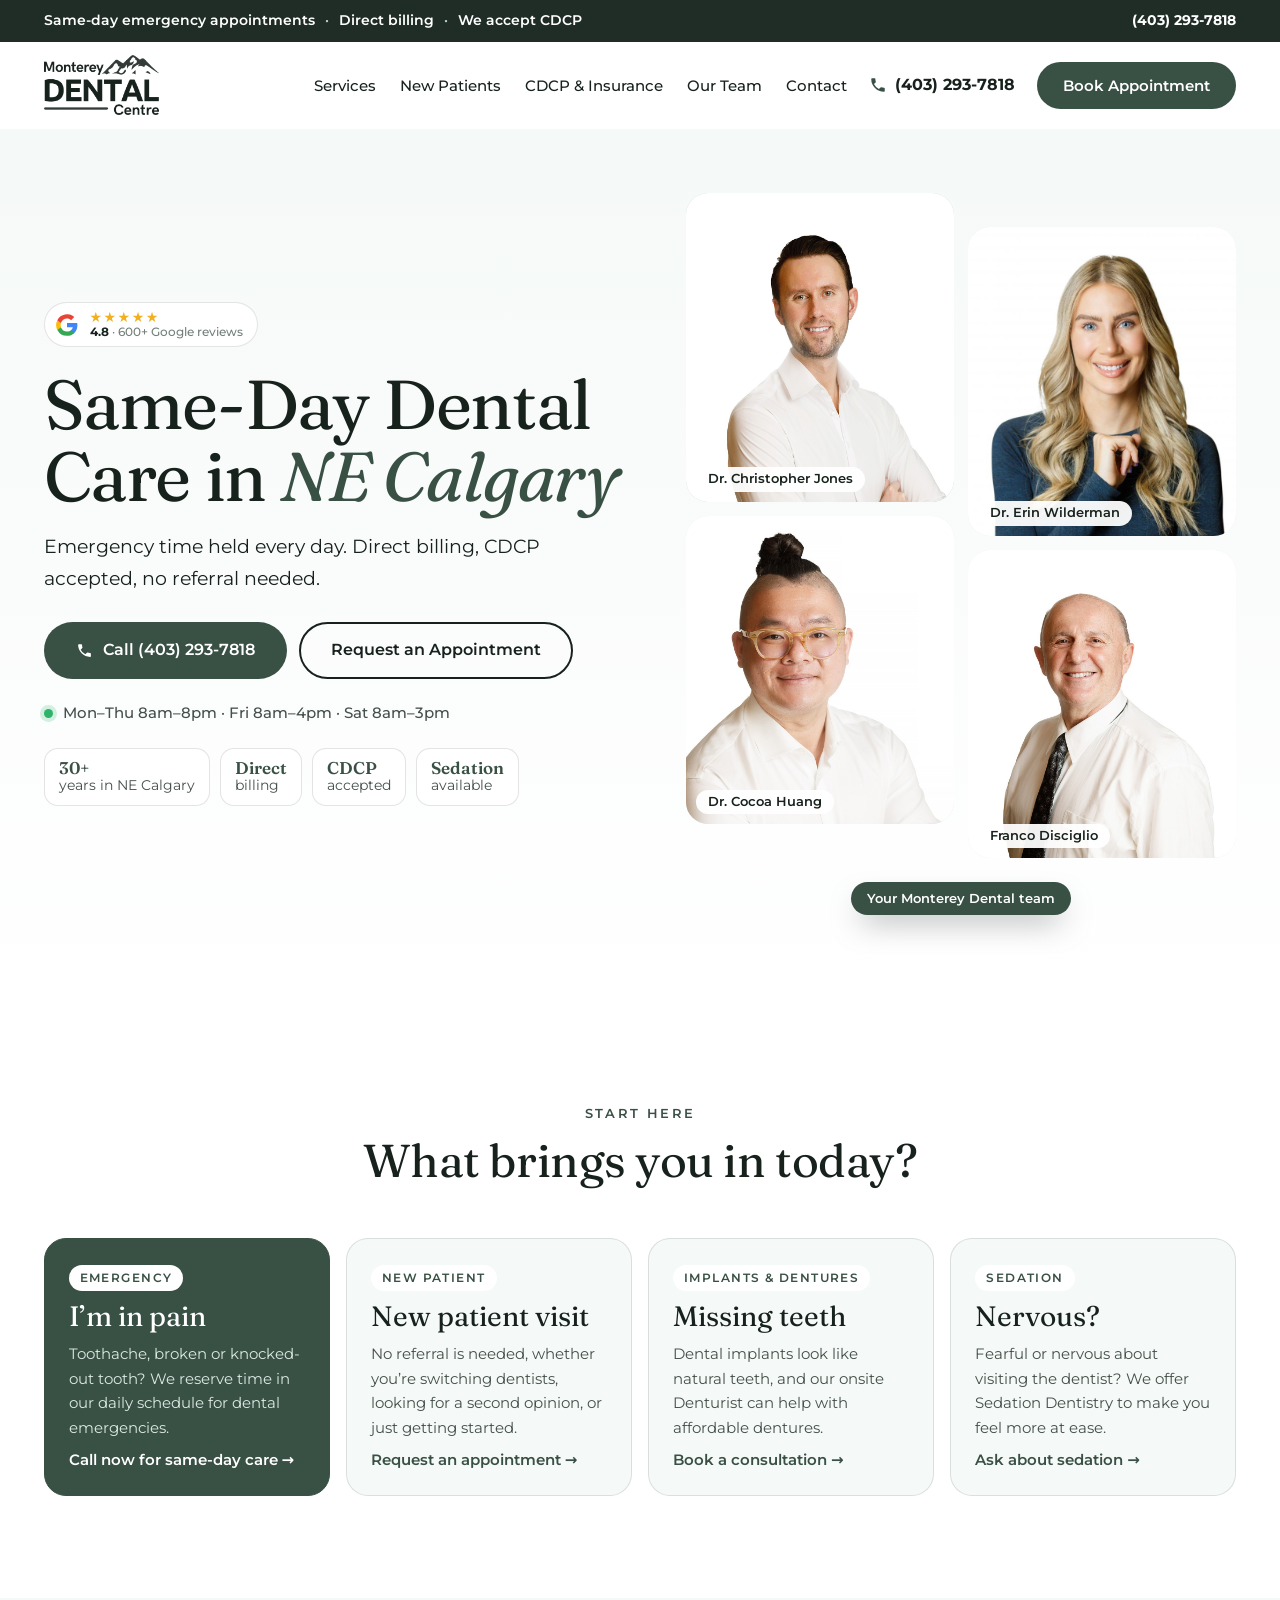
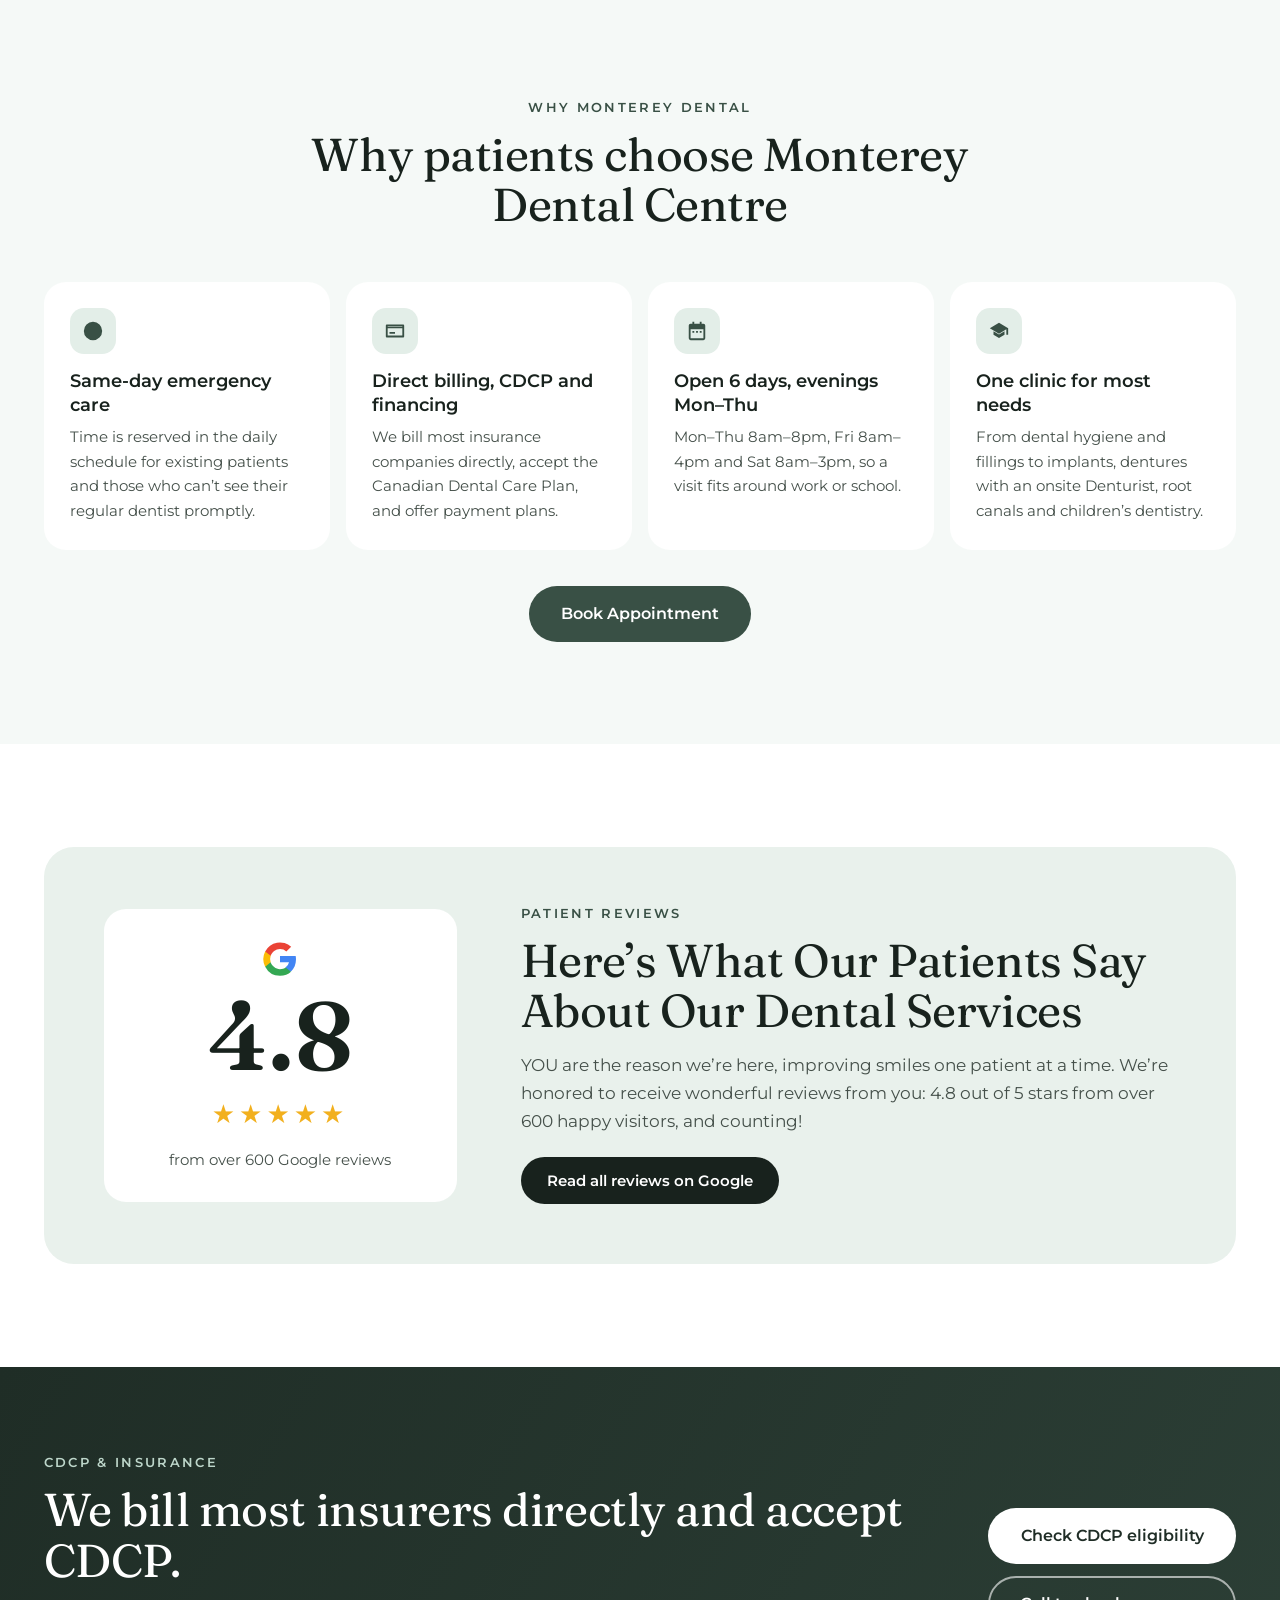
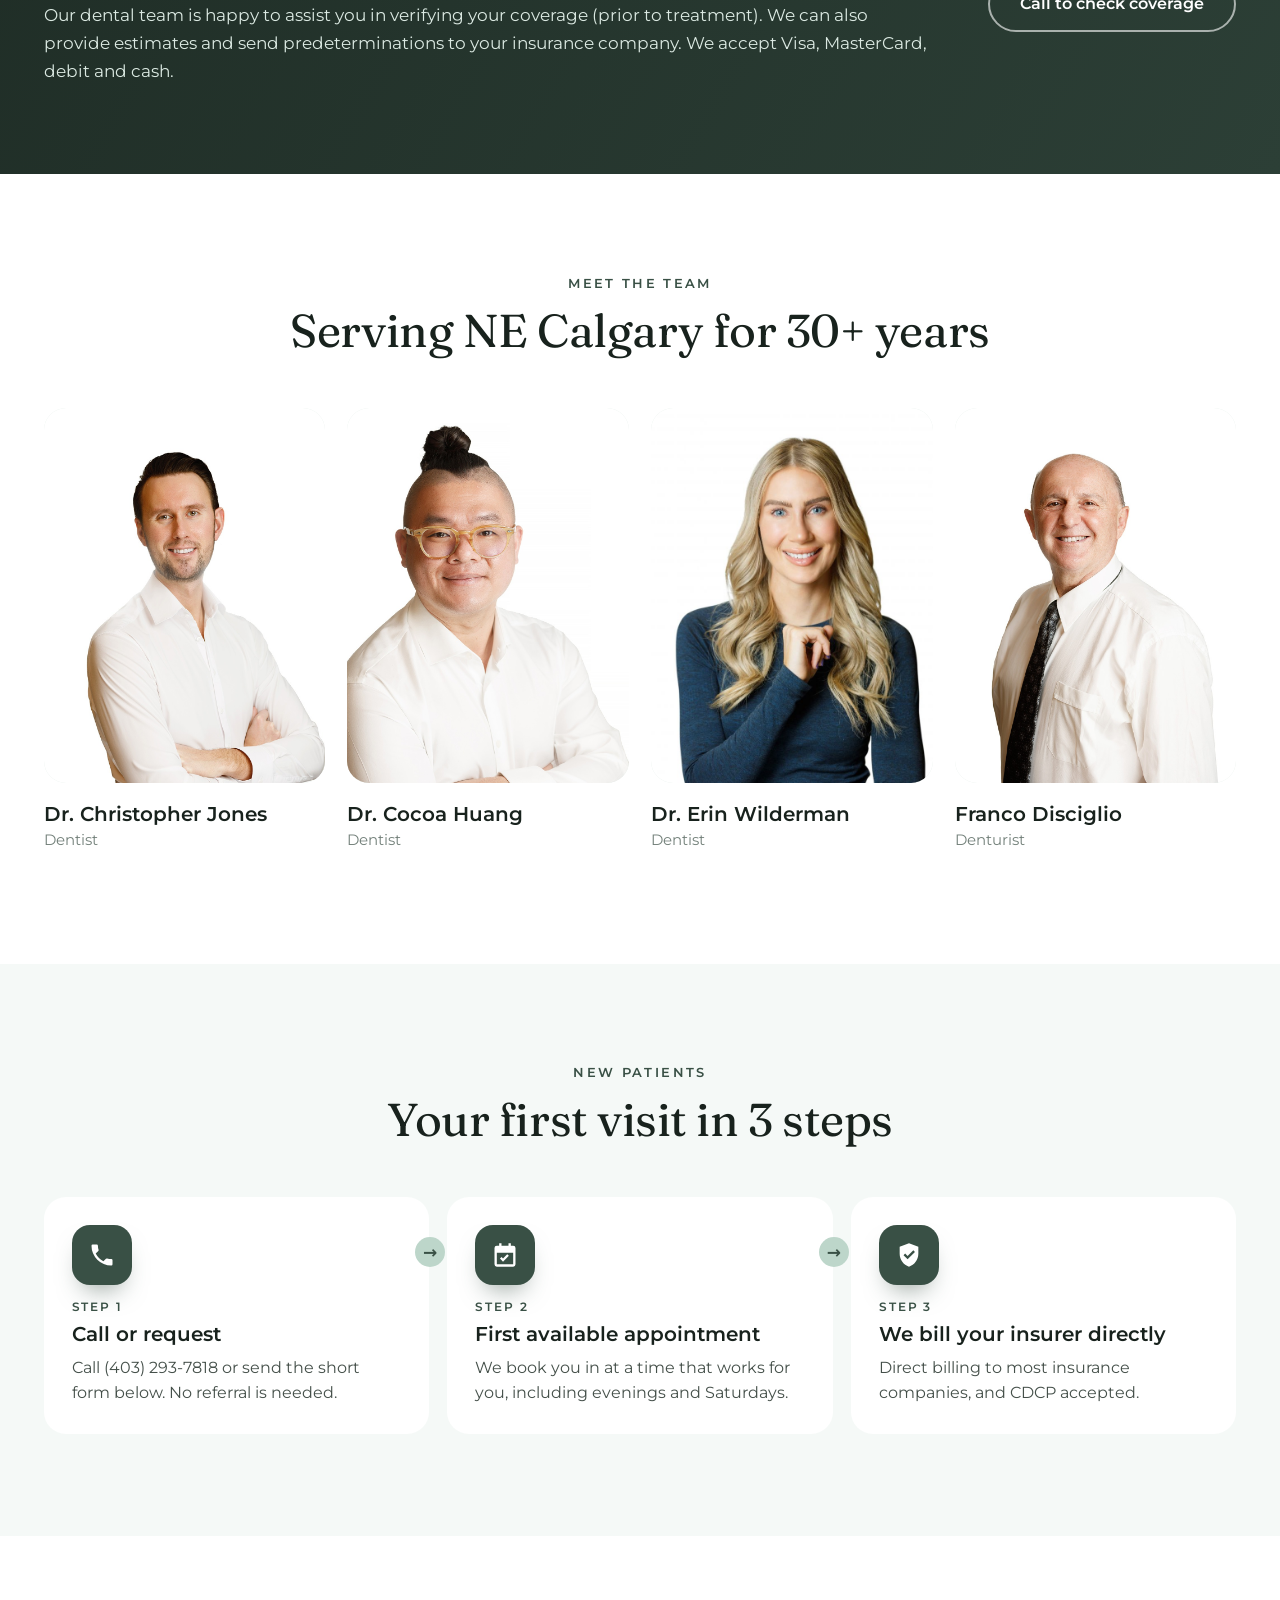
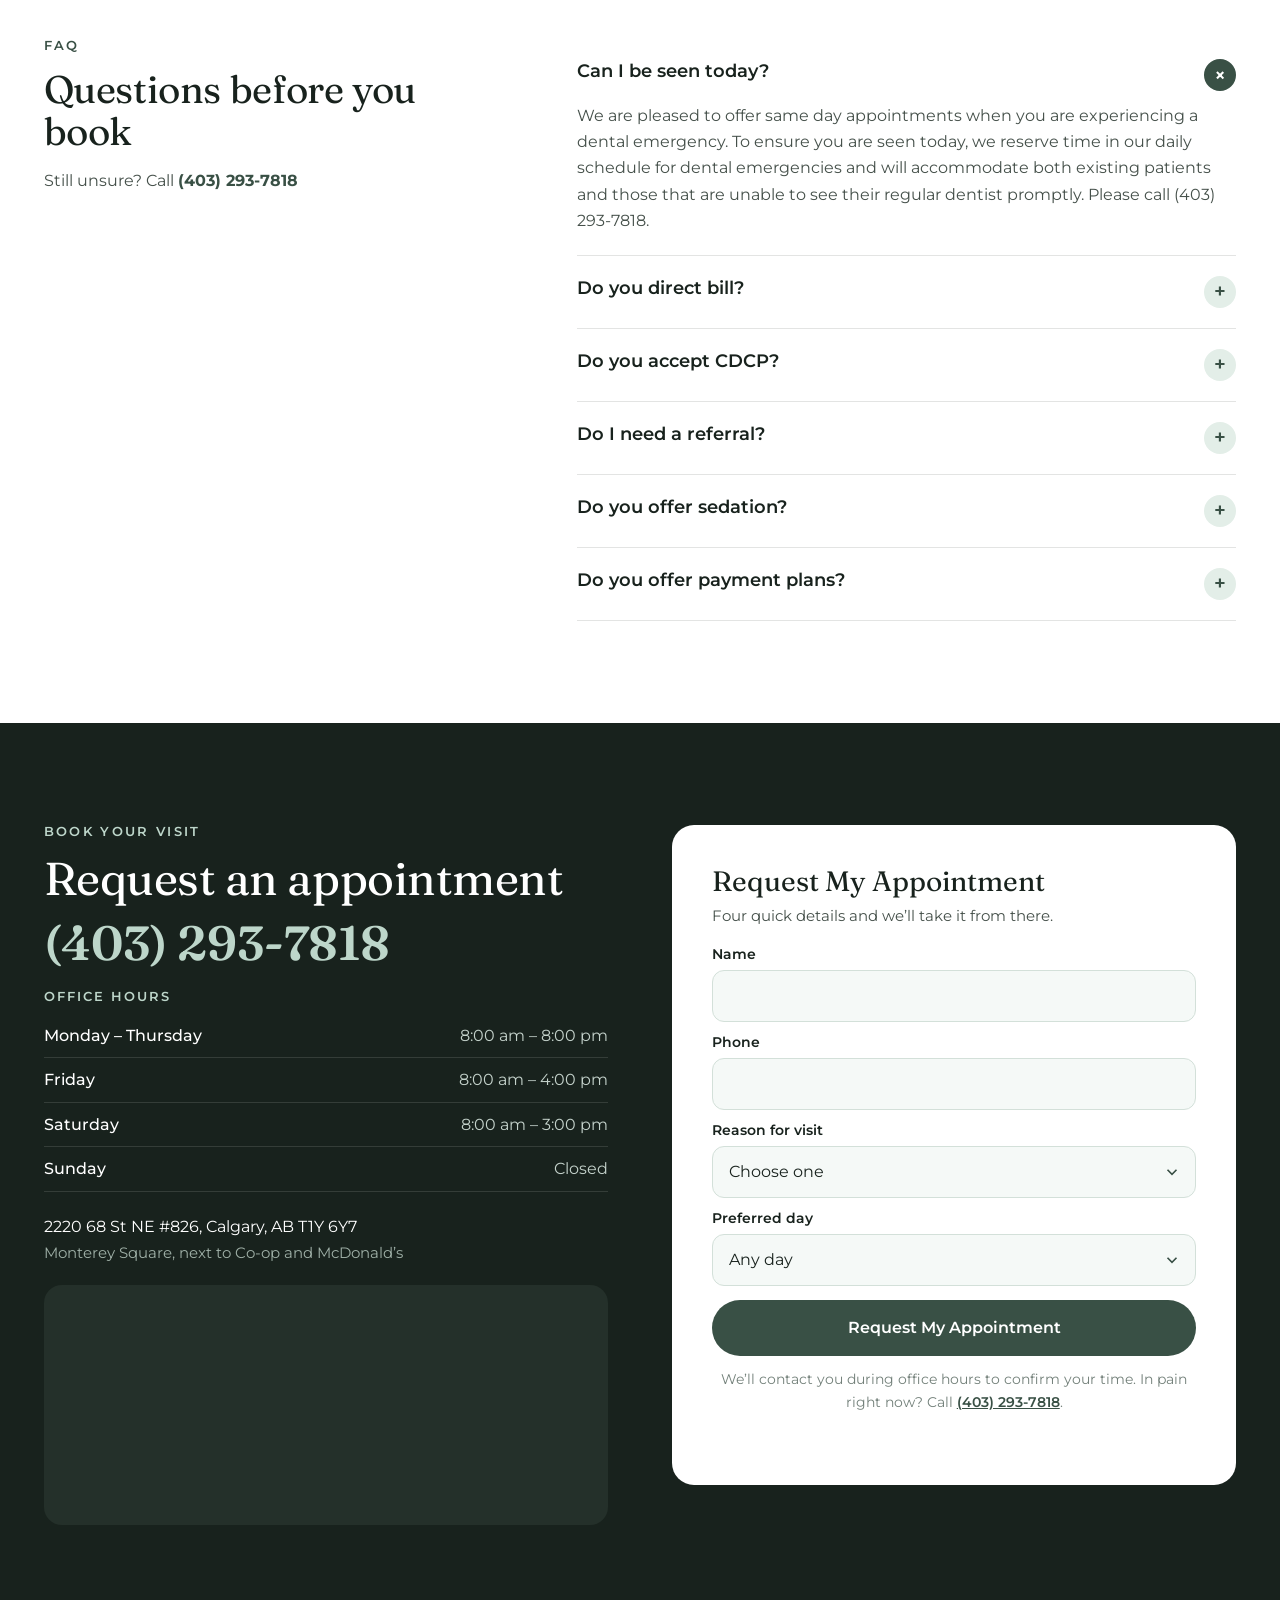
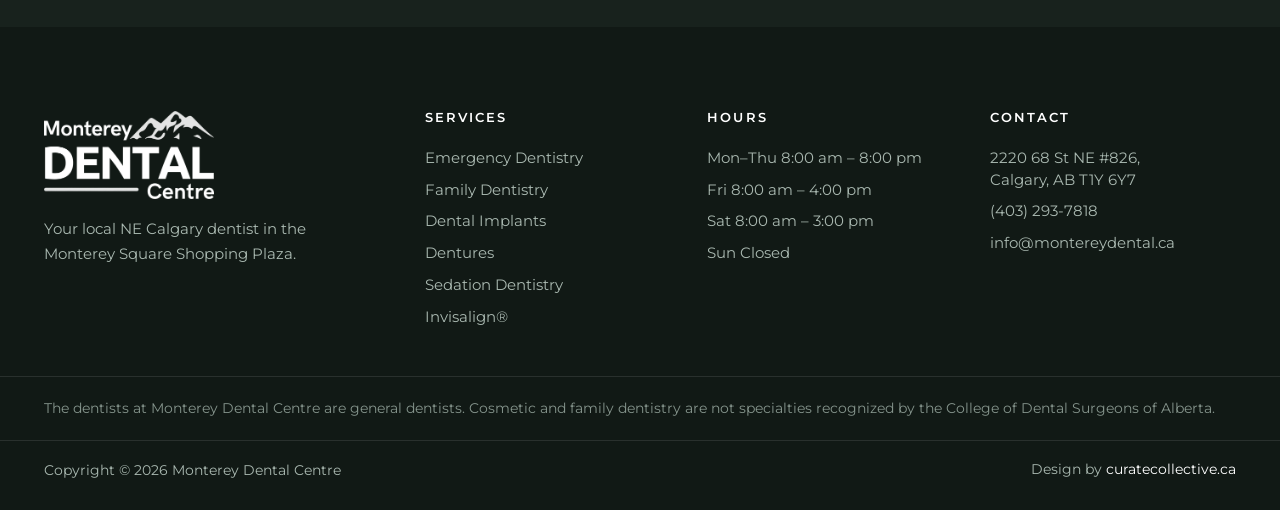
<file: landing.html>
<!DOCTYPE html>
<html lang="en">
<head>
  <meta charset="utf-8">
  <meta name="viewport" content="width=device-width, initial-scale=1">
  <title>Same-Day Dental Care in NE Calgary | Monterey Dental Centre</title>
  <meta name="description" content="Same-day dental care in NE Calgary. Emergency time held every day. Direct billing, CDCP accepted, no referral needed. Call (403) 293-7818.">
  <meta name="robots" content="noindex">
  <meta name="theme-color" content="#395045">
  <link rel="preload" href="assets/fonts/montserrat-latin-400-normal.woff2" as="font" type="font/woff2" crossorigin>
  <link rel="stylesheet" href="assets/css/style.css">
  <link rel="stylesheet" href="assets/css/landing.css">
</head>
<body class="lp">
  <a class="skip" href="#main">Skip to content</a>

  <div class="lp-top">
    <div class="wrap lp-top-in">
      <p>Same-day emergency appointments <i>·</i> Direct billing <i>·</i> We accept CDCP</p>
      <a href="tel:+14032937818">(403) 293-7818</a>
    </div>
  </div>

  <header class="hdr lp-hdr" id="hdr">
    <div class="wrap hdr-in">
      <a class="brand" href="#top" aria-label="Monterey Dental Centre"><img src="assets/images/logo-dark.png" alt="Monterey Dental Centre" width="112" height="58"></a>
      <nav class="nav" aria-label="Page sections">
        <ul>
          <li><a href="#bring">Services</a></li>
          <li><a href="#steps">New Patients</a></li>
          <li><a href="#billing">CDCP &amp; Insurance</a></li>
          <li><a href="#team">Our Team</a></li>
          <li><a href="#book">Contact</a></li>
        </ul>
      </nav>
      <a class="lp-tel" href="tel:+14032937818"><svg viewBox="0 0 24 24" aria-hidden="true"><path d="M6.6 10.8a15.1 15.1 0 0 0 6.6 6.6l2.2-2.2a1 1 0 0 1 1-.25 11.4 11.4 0 0 0 3.6.57 1 1 0 0 1 1 1V20a1 1 0 0 1-1 1A17 17 0 0 1 3 4a1 1 0 0 1 1-1h3.5a1 1 0 0 1 1 1c0 1.25.2 2.45.57 3.57a1 1 0 0 1-.25 1z"/></svg>(403) 293-7818</a>
      <a class="btn btn-brand lp-book" href="#book">Book Appointment</a>
    </div>
  </header>

  <main id="main">

    <!-- 3. Hero -->
    <section class="lp-hero" id="top" aria-labelledby="lp-h1">
      <div class="wrap lp-hero-grid">
        <div class="lp-hero-copy">
          <a class="g-badge lp-g" href="https://www.google.com/maps/search/?api=1&amp;query=Monterey+Dental+Centre+2220+68+St+NE+Calgary" target="_blank" rel="noopener" aria-label="Rated 4.8 out of 5 on Google from over 600 reviews"><svg class="g-logo" viewBox="0 0 24 24" aria-hidden="true"><path fill="#4285F4" d="M21.6 12.2c0-.7-.1-1.4-.2-2H12v3.8h5.4a4.6 4.6 0 0 1-2 3v2.5h3.2c1.9-1.7 3-4.3 3-7.3Z"/><path fill="#34A853" d="M12 22c2.7 0 5-.9 6.6-2.4l-3.2-2.5c-.9.6-2 1-3.4 1-2.6 0-4.8-1.8-5.6-4.1H3.1v2.6A10 10 0 0 0 12 22Z"/><path fill="#FBBC05" d="M6.4 14a6 6 0 0 1 0-3.9V7.5H3.1a10 10 0 0 0 0 9.1L6.4 14Z"/><path fill="#EA4335" d="M12 6c1.5 0 2.8.5 3.8 1.5l2.9-2.9A10 10 0 0 0 3.1 7.5l3.3 2.6C7.2 7.8 9.4 6 12 6Z"/></svg><span class="g-txt"><span class="g-stars" aria-hidden="true">★★★★★</span><span class="g-meta"><b>4.8</b> · 600+ Google reviews</span></span></a>
          <h1 id="lp-h1">Same-Day Dental Care in <em>NE Calgary</em></h1>
          <p class="lp-sub">Emergency time held every day. Direct billing, CDCP accepted, no referral needed.</p>
          <div class="lp-ctas">
            <a class="btn btn-brand btn-lg" href="tel:+14032937818"><svg viewBox="0 0 24 24" aria-hidden="true"><path d="M6.6 10.8a15.1 15.1 0 0 0 6.6 6.6l2.2-2.2a1 1 0 0 1 1-.25 11.4 11.4 0 0 0 3.6.57 1 1 0 0 1 1 1V20a1 1 0 0 1-1 1A17 17 0 0 1 3 4a1 1 0 0 1 1-1h3.5a1 1 0 0 1 1 1c0 1.25.2 2.45.57 3.57a1 1 0 0 1-.25 1z"/></svg>Call (403) 293-7818</a>
            <a class="btn btn-line btn-lg" href="#book">Request an Appointment</a>
          </div>
          <p class="lp-hours"><span class="open-dot" aria-hidden="true"></span>Mon–Thu 8am–8pm · Fri 8am–4pm · Sat 8am–3pm</p>
          <ul class="lp-badges">
            <li><b>30+</b> years in NE Calgary</li>
            <li><b>Direct</b> billing</li>
            <li><b>CDCP</b> accepted</li>
            <li><b>Sedation</b> available</li>
          </ul>
        </div>
        <div class="lp-hero-team">
          <figure class="ht ht1"><img src="assets/images/dr.christopher-jones.jpg" alt="Dr. Christopher Jones"><figcaption>Dr. Christopher Jones</figcaption></figure>
          <figure class="ht ht2"><img src="assets/images/dr.erin-wilderman.jpg" alt="Dr. Erin Wilderman"><figcaption>Dr. Erin Wilderman</figcaption></figure>
          <figure class="ht ht3"><img src="assets/images/dr.cocoa-huang.jpg" alt="Dr. Cocoa Huang"><figcaption>Dr. Cocoa Huang</figcaption></figure>
          <figure class="ht ht4"><img src="assets/images/franco-disciglio.jpg" alt="Franco Disciglio, denturist"><figcaption>Franco Disciglio</figcaption></figure>
          <p class="ht-note">Your Monterey Dental team</p>
        </div>
      </div>
    </section>

    <!-- 5. What brings you in -->
    <section class="lp-sec" id="bring" aria-labelledby="bring-title">
      <div class="wrap">
        <div class="lp-head reveal">
          <p class="eyebrow">Start here</p>
          <h2 id="bring-title">What brings you in today?</h2>
        </div>
        <div class="bring-grid">
          <a class="bring bring-hot reveal" href="tel:+14032937818">
            <span class="bring-tag">Emergency</span>
            <h3>I’m in pain</h3>
            <p>Toothache, broken or knocked-out tooth? We reserve time in our daily schedule for dental emergencies.</p>
            <span class="bring-go">Call now for same-day care</span>
          </a>
          <a class="bring reveal" href="#book" data-reason="New patient checkup and cleaning">
            <span class="bring-tag">New patient</span>
            <h3>New patient visit</h3>
            <p>No referral is needed, whether you’re switching dentists, looking for a second opinion, or just getting started.</p>
            <span class="bring-go">Request an appointment</span>
          </a>
          <a class="bring reveal" href="#book" data-reason="Missing teeth (implants or dentures)">
            <span class="bring-tag">Implants &amp; dentures</span>
            <h3>Missing teeth</h3>
            <p>Dental implants look like natural teeth, and our onsite Denturist can help with affordable dentures.</p>
            <span class="bring-go">Book a consultation</span>
          </a>
          <a class="bring reveal" href="#book" data-reason="Nervous patient (sedation)">
            <span class="bring-tag">Sedation</span>
            <h3>Nervous?</h3>
            <p>Fearful or nervous about visiting the dentist? We offer Sedation Dentistry to make you feel more at ease.</p>
            <span class="bring-go">Ask about sedation</span>
          </a>
        </div>
      </div>
    </section>

    <!-- 6. Why choose -->
    <section class="lp-sec lp-why" aria-labelledby="why-title">
      <div class="wrap">
        <div class="lp-head reveal">
          <p class="eyebrow">Why Monterey Dental</p>
          <h2 id="why-title">Why patients choose Monterey Dental Centre</h2>
        </div>
        <div class="why4">
          <article class="w4 reveal"><span class="w4-ico" aria-hidden="true"><svg viewBox="0 0 24 24"><path d="M12 2a10 10 0 1 0 0 20 10 10 0 0 0 0-20Zm1 10.6V6h-2v7.4l5 3 1-1.7-4-2.1Z"/></svg></span><h3>Same-day emergency care</h3><p>Time is reserved in the daily schedule for existing patients and those who can’t see their regular dentist promptly.</p></article>
          <article class="w4 reveal"><span class="w4-ico" aria-hidden="true"><svg viewBox="0 0 24 24"><path d="M3 5h18a1 1 0 0 1 1 1v12a1 1 0 0 1-1 1H3a1 1 0 0 1-1-1V6a1 1 0 0 1 1-1Zm1 4v8h16V9H4Zm0-2h16v-.5H4V7Zm2 6h6v2H6v-2Z"/></svg></span><h3>Direct billing, CDCP and financing</h3><p>We bill most insurance companies directly, accept the Canadian Dental Care Plan, and offer payment plans.</p></article>
          <article class="w4 reveal"><span class="w4-ico" aria-hidden="true"><svg viewBox="0 0 24 24"><path d="M7 2v2H5a2 2 0 0 0-2 2v14a2 2 0 0 0 2 2h14a2 2 0 0 0 2-2V6a2 2 0 0 0-2-2h-2V2h-2v2H9V2H7Zm-2 8h14v10H5V10Zm2 2v2h2v-2H7Zm4 0v2h2v-2h-2Zm4 0v2h2v-2h-2Z"/></svg></span><h3>Open 6 days, evenings Mon–Thu</h3><p>Mon–Thu 8am–8pm, Fri 8am–4pm and Sat 8am–3pm, so a visit fits around work or school.</p></article>
          <article class="w4 reveal"><span class="w4-ico" aria-hidden="true"><svg viewBox="0 0 24 24"><path d="M12 3 2 9l10 6 8-4.8V16h2V9L12 3Zm-6 9.2V16l6 3.6 6-3.6v-3.8l-6 3.6-6-3.6Z"/></svg></span><h3>One clinic for most needs</h3><p>From dental hygiene and fillings to implants, dentures with an onsite Denturist, root canals and children’s dentistry.</p></article>
        </div>
        <div class="lp-center reveal"><a class="btn btn-brand btn-lg" href="#book">Book Appointment</a></div>
      </div>
    </section>

    <!-- 7. Reviews -->
    <section class="lp-sec" aria-labelledby="rev-title">
      <div class="wrap">
        <div class="lp-rev reveal">
          <div class="lp-rev-score">
            <svg class="g-logo" viewBox="0 0 24 24" aria-hidden="true"><path fill="#4285F4" d="M21.6 12.2c0-.7-.1-1.4-.2-2H12v3.8h5.4a4.6 4.6 0 0 1-2 3v2.5h3.2c1.9-1.7 3-4.3 3-7.3Z"/><path fill="#34A853" d="M12 22c2.7 0 5-.9 6.6-2.4l-3.2-2.5c-.9.6-2 1-3.4 1-2.6 0-4.8-1.8-5.6-4.1H3.1v2.6A10 10 0 0 0 12 22Z"/><path fill="#FBBC05" d="M6.4 14a6 6 0 0 1 0-3.9V7.5H3.1a10 10 0 0 0 0 9.1L6.4 14Z"/><path fill="#EA4335" d="M12 6c1.5 0 2.8.5 3.8 1.5l2.9-2.9A10 10 0 0 0 3.1 7.5l3.3 2.6C7.2 7.8 9.4 6 12 6Z"/></svg>
            <b>4.8</b>
            <span class="stars" aria-label="4.8 out of 5 stars">★★★★★</span>
            <p>from over 600 Google reviews</p>
          </div>
          <div>
            <p class="eyebrow">Patient reviews</p>
            <h2 id="rev-title">Here’s What Our Patients Say About Our Dental Services</h2>
            <p>YOU are the reason we’re here, improving smiles one patient at a time. We’re honored to receive wonderful reviews from you: 4.8 out of 5 stars from over 600 happy visitors, and counting!</p>
            <a class="btn btn-dark" href="https://www.google.com/maps/search/?api=1&amp;query=Monterey+Dental+Centre+2220+68+St+NE+Calgary" target="_blank" rel="noopener">Read all reviews on Google</a>
          </div>
        </div>
      </div>
    </section>

    <!-- 8. Billing band -->
    <section class="lp-bill" id="billing" aria-labelledby="bill-title">
      <div class="wrap lp-bill-in reveal">
        <div>
          <p class="eyebrow eyebrow-light">CDCP &amp; insurance</p>
          <h2 id="bill-title">We bill most insurers directly and accept CDCP.</h2>
          <p>Our dental team is happy to assist you in verifying your coverage (prior to treatment). We can also provide estimates and send predeterminations to your insurance company. We accept Visa, MasterCard, debit and cash.</p>
        </div>
        <div class="lp-bill-ctas">
          <a class="btn btn-white btn-lg" href="https://www.canada.ca/en/services/benefits/dental/dental-care-plan.html" target="_blank" rel="noopener">Check CDCP eligibility</a>
          <a class="btn btn-outline-light btn-lg" href="tel:+14032937818">Call to check coverage</a>
        </div>
      </div>
    </section>

    <!-- 9. Team -->
    <section class="lp-sec" id="team" aria-labelledby="team-title">
      <div class="wrap">
        <div class="lp-head reveal">
          <p class="eyebrow">Meet the team</p>
          <h2 id="team-title">Serving NE Calgary for 30+ years</h2>
        </div>
        <div class="team-grid">
          <article class="doc reveal"><div class="doc-img"><img src="assets/images/dr.christopher-jones.jpg" alt="Dr. Christopher Jones" loading="lazy"></div><h3>Dr. Christopher Jones</h3><p>Dentist</p></article>
          <article class="doc reveal"><div class="doc-img"><img src="assets/images/dr.cocoa-huang.jpg" alt="Dr. Cocoa Huang" loading="lazy"></div><h3>Dr. Cocoa Huang</h3><p>Dentist</p></article>
          <article class="doc reveal"><div class="doc-img"><img src="assets/images/dr.erin-wilderman.jpg" alt="Dr. Erin Wilderman" loading="lazy"></div><h3>Dr. Erin Wilderman</h3><p>Dentist</p></article>
          <article class="doc reveal"><div class="doc-img"><img src="assets/images/franco-disciglio.jpg" alt="Franco Disciglio" loading="lazy"></div><h3>Franco Disciglio</h3><p>Denturist</p></article>
        </div>
      </div>
    </section>

    <!-- 10. Steps -->
    <section class="lp-sec lp-steps-sec" id="steps" aria-labelledby="steps-title">
      <div class="wrap">
        <div class="lp-head reveal">
          <p class="eyebrow">New patients</p>
          <h2 id="steps-title">Your first visit in 3 steps</h2>
        </div>
        <ol class="lp-steps">
          <li class="reveal"><span class="st-n" aria-hidden="true"><svg viewBox="0 0 24 24"><path d="M6.6 10.8a15.1 15.1 0 0 0 6.6 6.6l2.2-2.2a1 1 0 0 1 1-.25 11.4 11.4 0 0 0 3.6.57 1 1 0 0 1 1 1V20a1 1 0 0 1-1 1A17 17 0 0 1 3 4a1 1 0 0 1 1-1h3.5a1 1 0 0 1 1 1c0 1.25.2 2.45.57 3.57a1 1 0 0 1-.25 1z"/></svg></span><span class="st-step">Step 1</span><h3>Call or request</h3><p>Call (403) 293-7818 or send the short form below. No referral is needed.</p></li>
          <li class="reveal"><span class="st-n" aria-hidden="true"><svg viewBox="0 0 24 24"><path d="M7 2v2H5a2 2 0 0 0-2 2v14a2 2 0 0 0 2 2h14a2 2 0 0 0 2-2V6a2 2 0 0 0-2-2h-2V2h-2v2H9V2H7Zm-2 8h14v10H5V10Zm5.3 7.7-2.6-2.6 1.4-1.4 1.2 1.2 3.6-3.6 1.4 1.4-5 5Z"/></svg></span><span class="st-step">Step 2</span><h3>First available appointment</h3><p>We book you in at a time that works for you, including evenings and Saturdays.</p></li>
          <li class="reveal"><span class="st-n" aria-hidden="true"><svg viewBox="0 0 24 24"><path d="M12 2 4 5v6c0 5 3.4 9.7 8 11 4.6-1.3 8-6 8-11V5l-8-3Zm-1.2 13.7-3.5-3.5 1.4-1.4 2.1 2.1 4.9-4.9 1.4 1.4-6.3 6.3Z"/></svg></span><span class="st-step">Step 3</span><h3>We bill your insurer directly</h3><p>Direct billing to most insurance companies, and CDCP accepted.</p></li>
        </ol>
      </div>
    </section>

    <!-- 11. FAQ -->
    <section class="lp-sec" aria-labelledby="faq-title">
      <div class="wrap faq-grid">
        <div class="reveal">
          <p class="eyebrow">FAQ</p>
          <h2 id="faq-title">Questions before you book</h2>
          <p class="lp-faq-call">Still unsure? Call <a href="tel:+14032937818">(403) 293-7818</a></p>
        </div>
        <div class="faq-list reveal">
          <details open><summary>Can I be seen today?</summary><p>We are pleased to offer same day appointments when you are experiencing a dental emergency. To ensure you are seen today, we reserve time in our daily schedule for dental emergencies and will accommodate both existing patients and those that are unable to see their regular dentist promptly. Please call (403) 293-7818.</p></details>
          <details><summary>Do you direct bill?</summary><p>Yes, we accept dental insurance and our dental team is happy to assist you in verifying your coverage (prior to treatment) as well as following up on your claim status. We also directly bill most insurance companies.</p></details>
          <details><summary>Do you accept CDCP?</summary><p>Yes. Monterey Dental Centre accepts the Canadian Dental Care Plan (CDCP). The Government of Canada has implemented this program with the aim of helping make the cost of dental care more affordable for eligible Canadian residents.</p></details>
          <details><summary>Do I need a referral?</summary><p>No referral is needed to see a dentist in NE Calgary, whether you’re switching dentists, looking for a second opinion, or just getting started.</p></details>
          <details><summary>Do you offer sedation?</summary><p>Fearful or nervous about visiting the dentist? We offer Sedation Dentistry to make you feel more at ease.</p></details>
          <details><summary>Do you offer payment plans?</summary><p>Yes. We offer payment plans and can provide estimates for your dental work if requested. Please give us a call to discuss financing options at (403) 293-7818. We accept Visa, MasterCard, debit and cash.</p></details>
        </div>
      </div>
    </section>

    <!-- 12. Booking -->
    <section class="lp-book-sec" id="book" aria-labelledby="book-title">
      <div class="wrap lp-book-grid">
        <div class="lp-book-info reveal">
          <p class="eyebrow eyebrow-light">Book your visit</p>
          <h2 id="book-title">Request an appointment</h2>
          <a class="lp-big-tel" href="tel:+14032937818">(403) 293-7818</a>
          <table class="hours">
            <caption>Office hours</caption>
            <tr><th scope="row">Monday – Thursday</th><td>8:00 am – 8:00 pm</td></tr>
            <tr><th scope="row">Friday</th><td>8:00 am – 4:00 pm</td></tr>
            <tr><th scope="row">Saturday</th><td>8:00 am – 3:00 pm</td></tr>
            <tr><th scope="row">Sunday</th><td>Closed</td></tr>
          </table>
          <address>2220 68 St NE #826, Calgary, AB T1Y 6Y7<br><span>Monterey Square, next to Co-op and McDonald’s</span></address>
          <div class="lp-map"><iframe title="Map to Monterey Dental Centre" src="https://maps.google.com/maps?q=Monterey%20Dental%20Centre%2C%202220%2068%20St%20NE%20%23826%2C%20Calgary%2C%20AB&amp;z=15&amp;output=embed" loading="lazy" referrerpolicy="no-referrer-when-downgrade"></iframe></div>
        </div>
        <form class="lp-form reveal" novalidate>
          <h3>Request My Appointment</h3>
          <p class="form-sub">Four quick details and we’ll take it from there.</p>
          <label class="fld"><span>Name</span><input name="name" autocomplete="name" required></label>
          <label class="fld"><span>Phone</span><input name="phone" type="tel" autocomplete="tel" required></label>
          <label class="fld"><span>Reason for visit</span>
            <select name="reason" required>
              <option value="">Choose one</option>
              <option>Emergency or tooth pain</option>
              <option>New patient checkup and cleaning</option>
              <option>Missing teeth (implants or dentures)</option>
              <option>Nervous patient (sedation)</option>
              <option>Cosmetic dentistry or Invisalign®</option>
              <option>Something else</option>
            </select>
          </label>
          <label class="fld"><span>Preferred day</span>
            <select name="day">
              <option value="">Any day</option>
              <option>Monday</option><option>Tuesday</option><option>Wednesday</option><option>Thursday</option><option>Friday</option><option>Saturday</option>
            </select>
          </label>
          <button class="btn btn-brand btn-lg btn-full" type="submit">Request My Appointment</button>
          <p class="lp-reply">We’ll contact you during office hours to confirm your time. In pain right now? Call <a href="tel:+14032937818">(403) 293-7818</a>.</p>
          <p class="form-note" role="status" aria-live="polite"></p>
        </form>
      </div>
    </section>
  </main>

  <footer class="ftr lp-ftr">
    <div class="wrap ftr-grid lp-ftr-grid">
      <div class="ftr-brand">
        <img src="assets/images/logo-white.png" alt="Monterey Dental Centre" width="160" height="83" loading="lazy">
        <p>Your local NE Calgary dentist in the Monterey Square Shopping Plaza.</p>
      </div>
      <div><h3>Services</h3><ul><li>Emergency Dentistry</li><li>Family Dentistry</li><li>Dental Implants</li><li>Dentures</li><li>Sedation Dentistry</li><li>Invisalign®</li></ul></div>
      <div><h3>Hours</h3><ul><li>Mon–Thu 8:00 am – 8:00 pm</li><li>Fri 8:00 am – 4:00 pm</li><li>Sat 8:00 am – 3:00 pm</li><li>Sun Closed</li></ul></div>
      <div><h3>Contact</h3><ul><li>2220 68 St NE #826,<br>Calgary, AB T1Y 6Y7</li><li><a href="tel:+14032937818">(403) 293-7818</a></li><li><a href="mailto:info@montereydental.ca">info@montereydental.ca</a></li></ul></div>
    </div>
    <div class="wrap ftr-legal">
      <p>The dentists at Monterey Dental Centre are general dentists. Cosmetic and family dentistry are not specialties recognized by the College of Dental Surgeons of Alberta.</p>
    </div>
    <div class="wrap ftr-bottom">
      <p>Copyright © <span data-year>2026</span> Monterey Dental Centre</p>
      <ul><li>Design by <a href="https://curatecollective.ca/" target="_blank" rel="noopener">curatecollective.ca</a></li></ul>
    </div>
  </footer>

  <div class="lp-sticky" role="group" aria-label="Quick actions">
    <a href="tel:+14032937818">Call now</a>
    <a href="#book">Book</a>
  </div>
  <script src="assets/js/landing.js" defer></script>
</body>
</html>
</file>
<file: assets/css/style.css>
/* Monterey Dental Centre, homepage redesign */
@font-face { font-family: "Montserrat"; src: url("../fonts/montserrat-latin-400-normal.woff2") format("woff2"); font-weight: 400; font-display: swap; }
@font-face { font-family: "Montserrat"; src: url("../fonts/montserrat-latin-500-normal.woff2") format("woff2"); font-weight: 500; font-display: swap; }
@font-face { font-family: "Montserrat"; src: url("../fonts/montserrat-latin-600-normal.woff2") format("woff2"); font-weight: 600; font-display: swap; }
@font-face { font-family: "Montserrat"; src: url("../fonts/montserrat-latin-700-normal.woff2") format("woff2"); font-weight: 700; font-display: swap; }
@font-face { font-family: "Fraunces"; src: url("../fonts/fraunces-latin-400-normal.woff2") format("woff2"); font-weight: 400; font-display: swap; }
@font-face { font-family: "Fraunces"; src: url("../fonts/fraunces-latin-600-normal.woff2") format("woff2"); font-weight: 600; font-display: swap; }
@font-face { font-family: "Fraunces"; src: url("../fonts/fraunces-latin-400-italic.woff2") format("woff2"); font-weight: 400; font-style: italic; font-display: swap; }

:root {
  --plum: #395045;
  --plum-d: #2c3f36;
  --plum-dd: #1f2d26;
  --blush: #bdd6ca;
  --blush-l: #e3eee8;
  --cream: #e9f1ec;
  --cream-l: #f5f9f7;
  --ink: #18221d;
  --text: #45504a;
  --muted: #73807a;
  --line: rgba(24, 34, 29, .12);
  --sans: "Montserrat", system-ui, sans-serif;
  --serif: "Fraunces", Georgia, serif;
  --wrap: 1280px;
  --gut: clamp(20px, 3.4vw, 44px);
  --sec: clamp(72px, 9vw, 128px);
  --r: 22px;
  --ease: cubic-bezier(.2, .7, .2, 1);
}
*, *::before, *::after { box-sizing: border-box; }
html { -webkit-text-size-adjust: 100%; scroll-behavior: smooth; scroll-padding-top: 90px; }
body { margin: 0; background: #fff; color: var(--text); font: 400 17px/1.65 var(--sans); -webkit-font-smoothing: antialiased; overflow-x: hidden; }
img, video, svg, iframe { display: block; max-width: 100%; }
a { color: inherit; }
h1, h2, h3, p, ul, figure, blockquote, address { margin: 0; }
ul { padding: 0; list-style: none; }
button { font: inherit; color: inherit; cursor: pointer; }
:focus-visible { outline: 3px solid var(--plum); outline-offset: 3px; }
.skip { position: absolute; left: -999px; top: 8px; z-index: 300; background: var(--plum); color: #fff; padding: 10px 16px; }
.skip:focus { left: 8px; }
.wrap { width: min(100%, var(--wrap)); margin-inline: auto; padding-inline: var(--gut); }
h2 { font: 400 clamp(32px, 3.6vw, 50px)/1.1 var(--serif); color: var(--ink); letter-spacing: -.01em; }
h3 { font: 600 20px/1.3 var(--sans); color: var(--ink); }
.eyebrow { font: 600 13px/1 var(--sans); letter-spacing: .18em; text-transform: uppercase; color: var(--plum); margin-bottom: 16px; }
.eyebrow-light { color: var(--blush); }

.btn { display: inline-flex; align-items: center; justify-content: center; gap: 10px; padding: 14px 24px; border-radius: 999px; border: 2px solid transparent; font: 600 15px/1 var(--sans); text-decoration: none; transition: background .25s, color .25s, border-color .25s, transform .25s var(--ease); white-space: nowrap; }
.btn:hover { transform: translateY(-2px); }
.btn svg { width: 17px; height: 17px; fill: currentColor; }
.btn-lg { padding: 18px 30px; font-size: 16px; }
.btn-full { width: 100%; }
.btn-brand { background: var(--plum); color: #fff; }
.btn-brand:hover { background: var(--plum-d); }
.btn-ghost { border-color: var(--line); color: var(--ink); background: #fff; }
.btn-ghost:hover { border-color: var(--plum); color: var(--plum); }
.btn-line { border-color: var(--ink); color: var(--ink); }
.btn-line:hover { background: var(--ink); color: #fff; }
.btn-dark { background: var(--ink); color: #fff; }
.btn-dark:hover { background: var(--plum); }
.link { font: 600 15px/1 var(--sans); color: var(--plum); text-decoration: none; display: inline-flex; gap: 8px; align-items: center; }
.link::after { content: "→"; transition: transform .25s var(--ease); }
.link:hover::after { transform: translateX(4px); }

/* Top bar + header */
.topbar { background: var(--plum-dd); color: #dbe9e2; font-size: 14px; }
.topbar-in { display: flex; align-items: center; justify-content: space-between; gap: 20px; min-height: 42px; }
.tb-cdcp { display: flex; align-items: center; gap: 10px; font-weight: 600; color: #fff; }
.dot { width: 8px; height: 8px; border-radius: 50%; background: #5fd38d; box-shadow: 0 0 0 4px rgba(95, 211, 141, .25); }
.tb-phone { font-weight: 600; color: #fff; text-decoration: none; }
.hdr { position: sticky; top: 0; z-index: 100; background: rgba(255, 255, 255, .96); backdrop-filter: blur(10px); border-bottom: 1px solid transparent; transition: border-color .3s, box-shadow .3s; }
.hdr.is-stuck { border-color: var(--line); box-shadow: 0 10px 30px rgba(24, 34, 29, .06); }
.hdr-in { display: flex; align-items: center; gap: 28px; height: 86px; }
.brand { flex: none; }
.brand img { height: 60px; width: auto; }
.nav { margin-left: auto; }
.nav ul { display: flex; gap: 26px; }
.nav a { font: 500 15px/1 var(--sans); color: var(--ink); text-decoration: none; white-space: nowrap; padding: 10px 0; position: relative; }
.nav a::after { content: ""; position: absolute; left: 0; right: 100%; bottom: 2px; height: 2px; border-radius: 2px; background: var(--plum); transition: right .3s var(--ease); }
.nav a:hover::after { right: 0; }
.hdr-cta { display: flex; gap: 10px; }
.burger { display: none; width: 46px; height: 46px; border-radius: 12px; border: 1px solid var(--line); background: #fff; flex-direction: column; justify-content: center; align-items: center; gap: 5px; margin-left: auto; }
.burger i { width: 20px; height: 2px; background: var(--ink); border-radius: 2px; transition: transform .3s, opacity .3s; }
.burger[aria-expanded="true"] i:nth-child(1) { transform: translateY(7px) rotate(45deg); }
.burger[aria-expanded="true"] i:nth-child(2) { opacity: 0; }
.burger[aria-expanded="true"] i:nth-child(3) { transform: translateY(-7px) rotate(-45deg); }
.drawer { border-top: 1px solid var(--line); padding: 10px var(--gut) 24px; background: #fff; }
.drawer li a { display: block; padding: 13px 0; border-bottom: 1px solid var(--line); font: 600 18px/1.2 var(--sans); color: var(--ink); text-decoration: none; }
.drawer-cta { display: grid; grid-template-columns: 1fr 1fr; gap: 10px; margin-top: 18px; }

/* Google badge */
.g-badge { display: inline-flex; align-items: center; gap: 10px; padding: 7px 14px 7px 9px; border: 1px solid var(--line); border-radius: 999px; background: #fff; text-decoration: none; color: var(--ink); white-space: nowrap; transition: border-color .25s, box-shadow .25s; }
.g-badge:hover { border-color: #f2b01e; box-shadow: 0 8px 20px -10px rgba(24, 34, 29, .3); }
.g-logo { width: 26px; height: 26px; flex: none; }
.g-txt { display: flex; flex-direction: column; line-height: 1.1; }
.g-stars { color: #f2b01e; font-size: 14px; letter-spacing: 1.5px; }
.g-meta { font: 500 11.5px/1.2 var(--sans); color: var(--muted); }
.g-meta b { color: var(--ink); font-weight: 700; }
.g-hero { position: absolute; left: 22px; bottom: 26px; z-index: 2; padding: 10px 18px 10px 12px; box-shadow: 0 20px 40px -12px rgba(24, 34, 29, .3); border-color: transparent; animation: bob 6s ease-in-out infinite; animation-delay: -1.5s; }
.g-hero .g-logo { width: 30px; height: 30px; }
.g-hero .g-stars { font-size: 15px; }
.g-ftr { margin-top: 20px; background: rgba(255, 255, 255, .06); border-color: rgba(255, 255, 255, .16); }
.g-ftr .g-logo { background: #fff; border-radius: 50%; padding: 3px; width: 30px; height: 30px; }
.g-ftr .g-meta { color: #a9b8b0; }
.g-ftr .g-meta b { color: #fff; }

/* Hero */
.hero { background: linear-gradient(180deg, var(--cream-l), #fff); padding: clamp(40px, 6vw, 84px) 0 clamp(56px, 7vw, 96px); overflow: hidden; }
.hero-grid { display: grid; grid-template-columns: minmax(0, 1fr) minmax(0, 1.05fr); gap: clamp(36px, 5vw, 72px); align-items: center; }
.hero h1 { font: 400 clamp(46px, 6vw, 84px)/1.02 var(--serif); color: var(--ink); letter-spacing: -.02em; }
.hero h1 em { font-style: italic; color: var(--plum); }
.hero-lede { margin-top: 22px; max-width: 540px; font-size: 18px; }
.hero-ctas { display: flex; flex-wrap: wrap; gap: 12px; margin-top: 32px; }
.hero-proof { display: grid; grid-template-columns: repeat(3, auto); gap: 28px; margin-top: 40px; padding-top: 26px; border-top: 1px solid var(--line); justify-content: start; }
.hero-proof li { font-size: 14px; color: var(--text); max-width: 150px; line-height: 1.4; }
.hero-proof b { display: block; font: 600 42px/1 var(--serif); color: var(--plum); margin-bottom: 8px; font-variant-numeric: tabular-nums; }
.hero-proof b span:not(.cnt) { font-size: 20px; color: var(--muted); }
.hero-media { position: relative; }
.hero-video { position: relative; border-radius: 36px 36px 36px 140px; overflow: hidden; aspect-ratio: 5 / 5.2; background: var(--plum-dd); box-shadow: 0 40px 80px -30px rgba(31, 45, 38, .45); }
.hero-video video { width: 100%; height: 100%; object-fit: cover; }
.vid-btn { position: absolute; right: 18px; bottom: 18px; width: 44px; height: 44px; border-radius: 50%; border: 0; background: rgba(255, 255, 255, .9); display: grid; place-items: center; }
.vid-btn span { width: 10px; height: 12px; border-left: 3px solid var(--ink); border-right: 3px solid var(--ink); }
.vid-btn[aria-pressed="true"] span { width: 0; height: 0; border: 0; border-left: 11px solid var(--ink); border-top: 7px solid transparent; border-bottom: 7px solid transparent; margin-left: 3px; }
.float-card { position: absolute; background: #fff; border-radius: 18px; padding: 16px 18px; box-shadow: 0 20px 40px -12px rgba(24, 34, 29, .25); font-size: 14px; animation: bob 6s ease-in-out infinite; }
.float-card b { display: block; color: var(--ink); font-size: 15px; }
.fc-emergency { left: -28px; top: 34px; display: flex; gap: 12px; align-items: center; }
.fc-emergency a { color: var(--plum); font-weight: 600; text-decoration: none; }
.fc-ico { width: 40px; height: 40px; border-radius: 12px; background: var(--plum); color: #fff; font: 700 20px/40px var(--sans); text-align: center; flex: none; }
.fc-cdcp { right: -18px; bottom: 96px; background: var(--blush); animation-delay: -3s; max-width: 230px; }
.fc-cdcp span { color: var(--text); font-size: 13px; }
.sat-badge { position: absolute; right: 26px; top: -30px; width: 128px; height: 128px; border-radius: 50%; background: var(--ink); color: #fff; display: grid; place-items: center; box-shadow: 0 20px 40px -14px rgba(24, 34, 29, .45); z-index: 2; }
.sat-badge svg { position: absolute; inset: 0; width: 100%; height: 100%; animation: spin 22s linear infinite; }
.sat-badge text { fill: var(--blush); font: 600 9.6px var(--sans); }
.sat-in { display: flex; flex-direction: column; align-items: center; line-height: 1; }
.sat-in b { font: 600 28px/1 var(--serif); }
.sat-in i { font-style: normal; color: #f2b01e; font-size: 10px; letter-spacing: 1px; margin-top: 4px; }
@keyframes spin { to { transform: rotate(360deg); } }
@keyframes bob { 0%, 100% { transform: translateY(0); } 50% { transform: translateY(-8px); } }
.rise { opacity: 0; transform: translateY(24px); animation: rise .9s var(--ease) forwards; animation-delay: var(--d, 0s); }
@keyframes rise { to { opacity: 1; transform: none; } }

/* Promises */
.promises { padding-top: clamp(20px, 3vw, 40px); position: relative; z-index: 2; }
.pr-head { text-align: center; margin-bottom: clamp(26px, 3vw, 40px); }
.promise-row { display: grid; grid-template-columns: repeat(3, 1fr); gap: 18px; }
.promise { background: #fff; border: 1px solid var(--line); border-radius: var(--r); padding: 28px; display: flex; flex-direction: column; gap: 12px; transition: transform .3s var(--ease), box-shadow .3s; }
.promise:hover { transform: translateY(-4px); box-shadow: 0 24px 40px -20px rgba(24, 34, 29, .25); }
.promise h3 { font: 600 20px/1.3 var(--sans); }
.promise p { font-size: 15.5px; flex: 1; }
.promise img { width: 52px; height: 52px; }
.promise-hot { background: var(--plum); border-color: var(--plum); color: #dbe9e2; }
.promise-hot h3 { color: #fff; }
.promise-hot img { filter: brightness(0) invert(1); }
.promise-hot .link { color: #fff; }

/* Helper */
.hx { padding-block: var(--sec); background: radial-gradient(1200px 500px at 85% 0%, var(--blush-l), transparent 60%), #fff; }
.hx-head { text-align: center; max-width: 760px; margin: 0 auto clamp(32px, 4vw, 52px); }
.hx-head h2 { margin-bottom: 12px; }
.hx-box { display: grid; grid-template-columns: minmax(0, 1.25fr) minmax(0, 1fr); gap: 20px; align-items: stretch; }
.hx-tiles { display: grid; grid-template-columns: 1fr 1fr; gap: 12px; }
.hx-tile { width: 100%; height: 100%; display: flex; align-items: center; gap: 14px; text-align: left; padding: 18px; border-radius: 18px; border: 1px solid var(--line); background: #fff; transition: border-color .25s, background .25s, transform .25s var(--ease), box-shadow .25s; }
.hx-tile:hover { border-color: var(--plum); transform: translateY(-2px); box-shadow: 0 16px 30px -18px rgba(31, 45, 38, .35); }
.hx-ico { flex: none; width: 46px; height: 46px; border-radius: 14px; background: var(--blush-l); display: grid; place-items: center; transition: background .25s; }
.hx-ico svg { width: 24px; height: 24px; fill: none; stroke: var(--plum); stroke-width: 1.7; stroke-linecap: round; stroke-linejoin: round; transition: stroke .25s; }
.hx-q { font: 500 16px/1.4 var(--sans); color: var(--ink); }
.hx-tile[aria-selected="true"] { background: var(--plum); border-color: var(--plum); box-shadow: 0 20px 36px -18px rgba(57, 80, 69, .6); }
.hx-tile[aria-selected="true"] .hx-q { color: #fff; }
.hx-tile[aria-selected="true"] .hx-ico { background: rgba(255, 255, 255, .16); }
.hx-tile[aria-selected="true"] .hx-ico svg { stroke: #fff; }
.hx-panel { position: sticky; top: 110px; align-self: start; background: var(--ink); color: #c4d2cb; border-radius: 24px; overflow: hidden; display: flex; flex-direction: column; }
.hx-img { aspect-ratio: 16 / 10; overflow: hidden; background: var(--plum-dd); }
.hx-img img { width: 100%; height: 100%; object-fit: cover; transition: opacity .35s, transform .6s var(--ease); }
.hx-body { padding: 26px 28px 28px; }
.hx-body .ho-tag { display: inline-block; background: rgba(255, 255, 255, .1); color: var(--blush); font: 600 12.5px/1 var(--sans); padding: 8px 12px; border-radius: 999px; margin-bottom: 14px; }
.hx-body h3 { font: 400 30px/1.15 var(--serif); color: #fff; margin-bottom: 10px; }
.hx-body p { font-size: 15.5px; }
.hx-body .ho-ctas { display: flex; flex-wrap: wrap; gap: 10px; margin-top: 22px; }
.hx-body .btn-ghost { background: transparent; color: #fff; border-color: rgba(255, 255, 255, .3); }
.hx-body .btn-ghost:hover { border-color: #fff; color: #fff; }
.hx-panel.swap .hx-body > * { animation: swap .45s var(--ease) both; }
.hx-panel.swap .hx-img img { animation: imgin .6s var(--ease) both; }
@keyframes swap { from { opacity: 0; transform: translateY(10px); } to { opacity: 1; transform: none; } }
@keyframes imgin { from { opacity: 0; transform: scale(1.06); } to { opacity: 1; transform: none; } }

/* Why */
.why { padding-bottom: var(--sec); }
.why-grid { display: grid; grid-template-columns: minmax(0, 1fr) minmax(0, 1fr); gap: clamp(40px, 6vw, 90px); align-items: center; }
.why-media { position: relative; padding: 0 0 70px 40px; }
.why-main { width: 100%; aspect-ratio: 4 / 3.4; object-fit: cover; border-radius: var(--r); }
.why-sub { position: absolute; left: 0; bottom: 0; width: 48%; aspect-ratio: 4 / 3; object-fit: cover; border-radius: 18px; border: 6px solid #fff; box-shadow: 0 20px 40px -14px rgba(24, 34, 29, .3); }
.why-badge { position: absolute; right: 22px; bottom: 30px; background: var(--plum); color: #fff; border-radius: 50%; width: 132px; height: 132px; display: grid; place-content: center; text-align: center; padding: 14px; }
.why-badge b { font: 600 38px/1 var(--serif); }
.why-badge span { font-size: 12px; line-height: 1.3; margin-top: 4px; }
.why-copy h2 { margin-bottom: 20px; }
.big { font-size: 19px; color: var(--ink); margin-bottom: 14px; }
.why-copy > p { margin-bottom: 14px; }
.ticks { margin: 20px 0 28px; display: grid; gap: 12px; }
.ticks li { position: relative; padding-left: 34px; font-size: 16px; }
.ticks li::before { content: ""; position: absolute; left: 0; top: 2px; width: 22px; height: 22px; border-radius: 50%; background: var(--blush) url("data:image/svg+xml,%3Csvg xmlns='http://www.w3.org/2000/svg' viewBox='0 0 24 24'%3E%3Cpath d='M5 12.5l4.5 4.5L19 7.5' fill='none' stroke='%23395045' stroke-width='3' stroke-linecap='round' stroke-linejoin='round'/%3E%3C/svg%3E") center / 14px no-repeat; }

/* Section head */
.sec-head { display: flex; justify-content: space-between; align-items: flex-end; gap: 24px 48px; flex-wrap: wrap; margin-bottom: clamp(32px, 4vw, 52px); }
.sec-head h2 { max-width: 680px; }
.sec-sub { max-width: 460px; font-size: 16px; }

/* Services */
.services { padding-block: var(--sec); background: var(--cream-l); }
.svc-grid { display: grid; grid-template-columns: repeat(4, 1fr); gap: 20px; }
.svc { background: #fff; border-radius: var(--r); padding: 12px 12px 24px; transition: transform .3s var(--ease), box-shadow .3s; }
.svc:hover { transform: translateY(-6px); box-shadow: 0 30px 50px -26px rgba(31, 45, 38, .4); }
.svc-img { border-radius: 16px; overflow: hidden; aspect-ratio: 4 / 3; margin-bottom: 18px; background: var(--blush-l); }
.svc-img img { width: 100%; height: 100%; object-fit: cover; transition: transform .8s var(--ease); }
.svc:hover .svc-img img { transform: scale(1.06); }
.svc h3 { padding: 0 10px 8px; }
.svc p { padding: 0 10px; font-size: 15px; line-height: 1.55; }
.all-offer { margin-top: 40px; background: var(--ink); color: #c4d2cb; border-radius: 28px; padding: clamp(28px, 4vw, 52px); }
.ao-head { display: grid; grid-template-columns: auto 1fr; gap: 20px 40px; align-items: center; padding-bottom: 28px; margin-bottom: 8px; border-bottom: 1px solid rgba(255, 255, 255, .12); }
.ao-num { display: flex; align-items: center; gap: 14px; font: 500 14px/1.3 var(--sans); color: var(--blush); }
.ao-num b { font: 600 72px/1 var(--serif); color: #fff; }
.ao-title { font: 400 clamp(28px, 3vw, 40px)/1.1 var(--serif); color: #fff; margin-bottom: 8px; }
.ao-head p { font-size: 15.5px; max-width: 620px; }
.ao-cols { display: grid; grid-template-columns: repeat(4, 1fr); gap: 0 32px; }
.ao-col h3 { font: 600 13px/1 var(--sans); letter-spacing: .16em; text-transform: uppercase; color: var(--blush); padding: 22px 0 10px; }
.ao-col li a { display: flex; justify-content: space-between; align-items: center; gap: 10px; padding: 12px 0; border-bottom: 1px solid rgba(255, 255, 255, .1); color: #fff; text-decoration: none; font: 500 15.5px/1.3 var(--sans); transition: color .25s, padding .25s var(--ease); }
.ao-col li a span { color: var(--blush); opacity: 0; transform: translateX(-6px); transition: all .25s var(--ease); }
.ao-col li a:hover { color: var(--blush); padding-left: 6px; }
.ao-col li a:hover span { opacity: 1; transform: none; }

/* Emergency */
.emerg { background: var(--plum-dd); color: #dbe9e2; padding-block: var(--sec); position: relative; overflow: hidden; }
.emerg::before { content: ""; position: absolute; right: -10%; top: -40%; width: 60%; aspect-ratio: 1; border-radius: 50%; background: radial-gradient(circle, rgba(57, 80, 69, .55), transparent 65%); }
.emerg-grid { position: relative; display: grid; grid-template-columns: minmax(0, 1.2fr) minmax(0, 1fr); gap: clamp(36px, 6vw, 90px); align-items: center; }
.emerg h2 { color: #fff; margin-bottom: 20px; }
.emerg p { margin-bottom: 14px; }
.emerg-card { background: #fff; color: var(--text); border-radius: var(--r); padding: 32px; }
.ec-label { font: 600 13px/1 var(--sans); letter-spacing: .16em; text-transform: uppercase; color: var(--plum); }
.ec-phone { display: block; margin: 12px 0 22px; font: 600 clamp(34px, 3.8vw, 48px)/1 var(--serif); color: var(--ink); text-decoration: none; }
.ec-phone:hover { color: var(--plum); }
.emerg-card ul { display: grid; gap: 10px; padding: 20px 0; border-block: 1px solid var(--line); }
.emerg-card li { position: relative; padding-left: 22px; font-size: 15.5px; color: var(--ink); }
.emerg-card li::before { content: ""; position: absolute; left: 0; top: .5em; width: 9px; height: 9px; border-radius: 50%; background: var(--plum); }
.ec-note { margin-top: 16px; font-size: 14.5px; color: var(--muted); }

/* Team */
.team { padding-block: var(--sec); }
.team-grid { display: grid; grid-template-columns: repeat(4, 1fr); gap: 22px; }
.doc-img { border-radius: 999px 999px var(--r) var(--r); overflow: hidden; aspect-ratio: 3 / 4; background: var(--blush-l); margin-bottom: 18px; }
.doc-img { border-radius: var(--r); }
.doc-img img { width: 100%; height: 100%; object-fit: cover; object-position: top; transition: transform .8s var(--ease); }
.doc:hover .doc-img img { transform: scale(1.04); }
.doc p { color: var(--muted); font-size: 14.5px; margin: 2px 0 8px; }
.doc a { font: 600 14.5px/1 var(--sans); color: var(--plum); text-decoration: none; }
.philo { margin-top: clamp(48px, 6vw, 80px); display: grid; grid-template-columns: minmax(0, 1.5fr) minmax(0, 1fr); gap: 40px; align-items: center; padding: clamp(30px, 4vw, 48px); background: var(--blush-l); border-radius: var(--r); }
.philo blockquote { font: 400 italic clamp(22px, 2.3vw, 32px)/1.35 var(--serif); color: var(--ink); }
.philo-side p { font-size: 15.5px; margin-bottom: 12px; }
.chips { display: flex; flex-wrap: wrap; gap: 8px; }
.chips li { background: #fff; border-radius: 999px; padding: 8px 14px; font: 600 14px/1 var(--sans); color: var(--plum); }

/* Pay */
.pay { padding-block: var(--sec); background: var(--cream-l); }
.pay-grid { display: grid; grid-template-columns: 1.2fr 1fr 1fr; gap: 18px; }
.pay-card { background: #fff; border-radius: var(--r); padding: 30px; display: flex; flex-direction: column; gap: 12px; }
.pay-card p { font-size: 15.5px; }
.pc-tag { font: 600 12.5px/1 var(--sans) !important; letter-spacing: .16em; text-transform: uppercase; color: var(--plum); }
.pay-cdcp { background: var(--ink); color: #c4d2cb; }
.pay-cdcp h3 { color: #fff; font: 400 26px/1.2 var(--serif); }
.pay-cdcp .pc-tag { color: var(--blush); }
.pay-cdcp .link { color: var(--blush); margin-top: auto; }
.pay-methods { display: flex; gap: 8px; flex-wrap: wrap; margin-top: auto; }
.pay-methods li { background: var(--cream); border-radius: 8px; padding: 6px 12px; font: 600 13.5px/1.2 var(--sans); color: var(--ink); }

/* Tour */
.tour { padding-block: var(--sec); }
.tour-grid { display: grid; grid-template-columns: repeat(4, 1fr); grid-auto-rows: 230px; gap: 16px; }
.t { position: relative; overflow: hidden; border-radius: var(--r); margin: 0; }
.t img { width: 100%; height: 100%; object-fit: cover; transition: transform .8s var(--ease); }
.t:hover img { transform: scale(1.05); }
.t figcaption { position: absolute; left: 14px; bottom: 14px; background: rgba(255, 255, 255, .92); border-radius: 999px; padding: 7px 13px; font: 600 13px/1 var(--sans); color: var(--ink); }
.t1 { grid-row: span 2; }
.t2 { grid-column: span 2; }
.t4 { grid-row: span 2; }
.tour-cta { background: var(--plum); color: #fff; text-decoration: none; display: flex; flex-direction: column; justify-content: space-between; padding: 24px; font: 400 23px/1.25 var(--serif); }
.tour-cta i { font-style: normal; align-self: flex-end; width: 48px; height: 48px; border-radius: 50%; background: #fff; color: var(--plum); display: grid; place-items: center; font: 600 20px/1 var(--sans); transition: transform .3s var(--ease); }
.tour-cta:hover i { transform: translateX(4px); }

/* Reviews */
.reviews { padding-bottom: var(--sec); }
.rev-grid { display: grid; grid-template-columns: minmax(0, .8fr) minmax(0, 1.2fr); gap: clamp(36px, 6vw, 90px); align-items: center; background: var(--cream); border-radius: 30px; padding: clamp(32px, 5vw, 64px); }
.rev-score { text-align: center; background: #fff; border-radius: var(--r); padding: 36px 24px; }
.rev-score > b { display: block; font: 600 clamp(72px, 9vw, 112px)/1 var(--serif); color: var(--ink); }
.stars { display: block; color: #f2b01e; font-size: 26px; letter-spacing: 4px; margin: 10px 0 12px; }
.rev-score p { font-size: 15px; }
.rev-g { display: inline-flex; align-items: center; gap: 8px; font: 600 15px/1 var(--sans); color: var(--ink); margin-bottom: 14px; }
.rev-g .g-logo { width: 26px; height: 26px; }
.rev-link { margin-top: 18px; }
.rev-grid h2 { margin-bottom: 16px; }
.rev-grid .btn { margin-top: 24px; }

/* FAQ */
.faq { padding-bottom: var(--sec); }
.faq-grid { display: grid; grid-template-columns: minmax(0, .9fr) minmax(0, 1.3fr); gap: clamp(36px, 6vw, 90px); align-items: start; }
.faq-grid h2 { font-size: clamp(28px, 3vw, 40px); }
.faq-img { margin-top: 28px; width: 100%; max-width: 420px; aspect-ratio: 1 / .9; object-fit: cover; border-radius: var(--r); }
.faq-list details { border-bottom: 1px solid var(--line); padding: 20px 0; }
.faq-list summary { list-style: none; cursor: pointer; display: flex; justify-content: space-between; gap: 20px; font: 600 18px/1.35 var(--sans); color: var(--ink); }
.faq-list summary::-webkit-details-marker { display: none; }
.faq-list summary::after { content: "+"; flex: none; width: 32px; height: 32px; border-radius: 50%; background: var(--blush-l); color: var(--plum); display: grid; place-items: center; font-size: 20px; transition: transform .3s; }
.faq-list details[open] summary::after { transform: rotate(45deg); background: var(--plum); color: #fff; }
.faq-list details p { margin-top: 12px; font-size: 16px; max-width: 680px; }

/* Visit */
.visit { padding-bottom: var(--sec); }
.visit-grid { display: grid; grid-template-columns: minmax(0, 1fr) minmax(0, 1.2fr); gap: 24px; align-items: stretch; }
.visit-info { background: var(--ink); color: #c4d2cb; border-radius: var(--r); padding: clamp(28px, 4vw, 44px); }
.visit-info h2 { color: #fff; font-size: clamp(28px, 2.8vw, 38px); margin-bottom: 18px; }
.visit-info .eyebrow { color: var(--blush); }
.visit-info address { font-style: normal; font-size: 17px; color: #fff; margin-bottom: 22px; }
.hours { width: 100%; border-collapse: collapse; font-size: 15.5px; }
.hours caption { text-align: left; font: 600 12.5px/1 var(--sans); letter-spacing: .16em; text-transform: uppercase; color: var(--blush); padding-bottom: 10px; }
.hours th { text-align: left; font-weight: 500; color: #fff; padding: 9px 0; border-bottom: 1px solid rgba(255, 255, 255, .12); }
.hours td { white-space: nowrap; text-align: right; padding: 9px 0; border-bottom: 1px solid rgba(255, 255, 255, .12); }
.visit-info .note { font-size: 14px; margin-top: 10px; }
.areas-label { margin-top: 24px; font: 600 12.5px/1 var(--sans); letter-spacing: .16em; text-transform: uppercase; color: var(--blush); }
.areas { margin-top: 10px; font-size: 14.5px; line-height: 1.7; }
.map { border-radius: var(--r); overflow: hidden; min-height: 420px; background: var(--cream); }
.map iframe { width: 100%; height: 100%; min-height: 420px; border: 0; }

/* Contact */
.contact { background: linear-gradient(135deg, var(--plum-d), var(--plum)); color: #dbe9e2; padding-block: var(--sec); }
.contact-grid { display: grid; grid-template-columns: minmax(0, 1fr) minmax(0, 1fr); gap: clamp(36px, 6vw, 90px); align-items: center; }
.contact h2 { color: #fff; margin-bottom: 20px; }
.ct-copy p { margin-bottom: 12px; }
.ct-lines { margin-top: 26px; border-top: 1px solid rgba(255, 255, 255, .25); }
.ct-lines li { display: grid; grid-template-columns: 70px 1fr; gap: 14px; padding: 14px 0; border-bottom: 1px solid rgba(255, 255, 255, .25); align-items: baseline; }
.ct-lines span { font: 600 12.5px/1 var(--sans); letter-spacing: .14em; text-transform: uppercase; color: var(--blush); }
.ct-lines a { font-size: 19px; color: #fff; text-decoration: none; overflow-wrap: anywhere; }
.ct-form { background: #fff; color: var(--text); border-radius: var(--r); padding: clamp(26px, 3.4vw, 40px); }
.ct-form h3 { font: 400 24px/1.25 var(--serif); margin-bottom: 8px; }
.form-sub { font-size: 15px; margin-bottom: 20px; }
.fld { display: block; margin-bottom: 14px; }
.fld span { display: block; font: 600 13.5px/1 var(--sans); color: var(--ink); margin-bottom: 8px; }
.fld em { font-style: normal; color: var(--muted); font-weight: 500; }
.fld input, .fld textarea { width: 100%; border: 1px solid #d3e0d9; background: var(--cream-l); border-radius: 12px; padding: 14px 16px; font: 400 16px/1.4 var(--sans); color: var(--ink); resize: vertical; transition: border-color .2s, background .2s; }
.fld input:focus, .fld textarea:focus { outline: none; border-color: var(--plum); background: #fff; }
.fld.bad input { border-color: #c0392b; }
.fld-row { display: grid; grid-template-columns: 1fr 1fr; gap: 14px; }
.form-note { margin-top: 12px; font-size: 14.5px; color: var(--plum); min-height: 1.3em; }

/* Footer */
.ftr { background: #111915; color: #a9b8b0; font-size: 15px; padding-top: clamp(56px, 7vw, 84px); }
.ftr-grid { display: grid; grid-template-columns: 1.5fr repeat(4, 1fr); gap: 36px; padding-bottom: 44px; }
.ftr-brand img { width: 170px; height: auto; margin-bottom: 18px; }
.ftr-brand p { max-width: 280px; }
.soc { display: flex; gap: 10px; margin-top: 20px; }
.soc a { width: 42px; height: 42px; border-radius: 50%; border: 1px solid rgba(255, 255, 255, .18); display: grid; place-items: center; color: #fff; }
.soc svg { width: 17px; height: 17px; fill: currentColor; }
.soc a:hover { background: var(--plum); border-color: var(--plum); }
.ftr h3 { font: 600 13px/1 var(--sans); letter-spacing: .16em; text-transform: uppercase; color: #fff; margin-bottom: 18px; }
.ftr li { padding: 5px 0; line-height: 1.45; }
.ftr a { text-decoration: none; overflow-wrap: anywhere; }
.ftr a:hover { color: #fff; }
.ftr-legal { border-top: 1px solid rgba(255, 255, 255, .1); padding-block: 20px; font-size: 13.5px; color: #85948c; }
.ftr-bottom { display: flex; justify-content: space-between; flex-wrap: wrap; gap: 10px 24px; padding-block: 18px 28px; border-top: 1px solid rgba(255, 255, 255, .1); font-size: 14px; }
.ftr-bottom ul { display: flex; flex-wrap: wrap; gap: 8px 22px; }
.ftr-bottom li { padding: 0; }
.ftr-bottom a[href*="curatecollective"] { color: #fff; }
.sticky-call { display: none; }

/* Reveal */
.reveal { opacity: 0; transform: translateY(28px); transition: opacity .8s var(--ease), transform .8s var(--ease); }
.reveal.in { opacity: 1; transform: none; }
@media (prefers-reduced-motion: reduce) {
  .sat-badge svg { animation: none !important; }
  .rise, .reveal, .float-card, .g-hero { opacity: 1 !important; transform: none !important; animation: none !important; transition: none !important; }
}

/* Responsive */
.hdr-cta .btn-ghost { display: none; }
.hdr-in { gap: 22px; }
@media (max-width: 1180px) {
  .nav ul { gap: 16px; }
  .nav a { font-size: 14px; }
  .brand img { height: 56px; }
  .hdr-cta .btn-ghost { display: none; }
  .nav ul { gap: 14px; }
  .svc-grid { grid-template-columns: repeat(3, 1fr); }
  .ftr-grid { grid-template-columns: repeat(3, 1fr); }
  .ftr-brand { grid-column: 1 / -1; }
}
@media (max-width: 1080px) {
  .nav, .hdr-cta, .tb-hours { display: none; }
  .burger { display: flex; }
  .hx-box { grid-template-columns: minmax(0, 1fr); }
  .hx-panel { position: static; }
  .hero-grid, .why-grid, .emerg-grid, .faq-grid, .contact-grid, .rev-grid, .visit-grid { grid-template-columns: minmax(0, 1fr); }
  .hero-media { max-width: 620px; }
  .team-grid { grid-template-columns: repeat(2, 1fr); }
  .ao-cols { grid-template-columns: 1fr 1fr; }
  .philo { grid-template-columns: 1fr; }
  .pay-grid { grid-template-columns: 1fr 1fr; }
  .pay-cdcp { grid-column: 1 / -1; }
  .tour-grid { grid-template-columns: repeat(2, 1fr); grid-auto-rows: 200px; }
  .t2 { grid-column: span 1; }
}
@media (max-width: 720px) {
  body { font-size: 16px; }
  .topbar-in { justify-content: center; gap: 14px; font-size: 13px; }
  .hdr-in { height: 72px; }
  .brand img { height: 50px; }
  .hero-ctas .btn { width: 100%; }
  .hero-proof { grid-template-columns: repeat(3, 1fr); gap: 14px; }
  .hero-proof b { font-size: 26px; }
  .hero-video { border-radius: 26px 26px 26px 90px; aspect-ratio: 1 / 1; }
  .fc-emergency { left: 10px; top: auto; bottom: -26px; right: 10px; }
  .fc-cdcp { display: none; }
  .g-hero { left: 12px; bottom: auto; top: 14px; padding: 7px 12px 7px 8px; }
  .g-hero .g-meta { font-size: 10.5px; }
  .sat-badge { width: 100px; height: 100px; right: 12px; top: -22px; }
  .sat-in b { font-size: 22px; }
  .promise-row { grid-template-columns: 1fr; }
  .hx-tiles { grid-template-columns: 1fr; gap: 8px; }
  .hx-tile { padding: 12px 14px; align-items: center; }
  .hx-ico { width: 40px; height: 40px; }
  .hx-body { padding: 22px; }
  .hx-body h3 { font-size: 26px; }
  .btn { white-space: normal; text-align: center; }
  .why-media { padding: 0 0 60px 0; }
  .why-badge { width: 104px; height: 104px; right: 10px; bottom: 16px; }
  .why-badge b { font-size: 30px; }
  .svc-grid { grid-template-columns: 1fr 1fr; gap: 12px; }
  .svc { padding: 8px 8px 16px; }
  .svc h3 { font-size: 16px; padding: 0 6px 6px; }
  .svc p { font-size: 13.5px; padding: 0 6px; }
  .team-grid { gap: 14px; }
  .doc h3 { font-size: 16px; }
  .pay-grid { grid-template-columns: 1fr; }
  .ao-cols { grid-template-columns: 1fr; }
  .ao-head { grid-template-columns: 1fr; }
  .ao-num b { font-size: 56px; }
  .ao-col li a span { opacity: 1; transform: none; }
  .tour-grid { grid-auto-rows: 150px; gap: 10px; }
  .tour-cta { font-size: 18px; padding: 16px; }
  .tour-cta i { width: 38px; height: 38px; }
  .fld-row { grid-template-columns: 1fr; gap: 0; }
  .ct-lines li { grid-template-columns: 1fr; gap: 4px; }
  .ftr-grid { grid-template-columns: 1fr 1fr; gap: 28px 18px; }
  .sticky-call { display: flex; position: fixed; left: 12px; right: 12px; bottom: 12px; z-index: 90; justify-content: center; padding: 15px; border-radius: 999px; background: var(--plum); color: #fff; font: 600 16px/1 var(--sans); text-decoration: none; box-shadow: 0 14px 30px -10px rgba(31, 45, 38, .6); }
  .ftr { padding-bottom: 70px; }
}
@media (max-width: 400px) {
  .sat-badge { width: 86px; height: 86px; right: 8px; top: -18px; }
  .sat-in b { font-size: 19px; }
  .g-hero { left: 8px; }
  .g-hero .g-logo { width: 24px; height: 24px; }
}
@media (max-width: 350px) { .g-hero .g-meta { font-size: 0; } .g-hero .g-meta b { font-size: 11px; } }
@media (max-width: 340px) {
  .svc-grid { grid-template-columns: 1fr; }
  .hero-proof li { font-size: 12px; }
}
</file>
<file: assets/css/landing.css>
/* Monterey Dental Centre, Google Ads landing page (extends style.css) */
.lp-top { background: var(--plum-dd); color: #dbe9e2; font-size: 14px; }
.lp-top-in { display: flex; justify-content: space-between; align-items: center; gap: 16px; min-height: 42px; }
.lp-top p { font-weight: 600; color: #fff; }
.lp-top i { font-style: normal; color: var(--blush); margin: 0 6px; }
.lp-top a { color: #fff; font-weight: 700; text-decoration: none; white-space: nowrap; }
.lp-hdr .nav ul { gap: 24px; }
.lp-tel { display: inline-flex; align-items: center; gap: 8px; font: 700 16px/1 var(--sans); color: var(--ink); text-decoration: none; white-space: nowrap; }
.lp-tel svg { width: 18px; height: 18px; fill: var(--plum); }
.lp-tel:hover { color: var(--plum); }
.lp-book { flex: none; }
.btn-white { background: #fff; color: var(--plum-dd); }
.btn-white:hover { background: var(--blush); }
.btn-outline-light { border-color: rgba(255, 255, 255, .6); color: #fff; }
.btn-outline-light:hover { background: #fff; color: var(--plum-dd); }

/* Hero */
.lp-hero { background: linear-gradient(180deg, var(--cream-l), #fff); padding: clamp(36px, 5vw, 72px) 0 clamp(56px, 7vw, 96px); }
.lp-hero-grid { display: grid; grid-template-columns: minmax(0, 1.05fr) minmax(0, 1fr); gap: clamp(32px, 5vw, 72px); align-items: center; }
.lp-g { margin-bottom: 22px; }
.lp-hero h1 { font: 400 clamp(42px, 5.4vw, 74px)/1.04 var(--serif); color: var(--ink); letter-spacing: -.02em; }
.lp-hero h1 em { color: var(--plum); }
.lp-sub { margin-top: 18px; font-size: 19px; color: var(--ink); max-width: 540px; }
.lp-ctas { display: flex; flex-wrap: wrap; gap: 12px; margin-top: 28px; }
.lp-hours { display: flex; align-items: center; gap: 10px; margin-top: 22px; font-size: 15px; font-weight: 500; color: var(--text); }
.open-dot { width: 9px; height: 9px; border-radius: 50%; background: #2fb36b; box-shadow: 0 0 0 4px rgba(47, 179, 107, .2); flex: none; }
.lp-badges { display: grid; grid-template-columns: repeat(4, auto); justify-content: start; gap: 10px; margin-top: 22px; }
.lp-badges li { background: #fff; border: 1px solid var(--line); border-radius: 14px; padding: 10px 14px; font-size: 13.5px; line-height: 1.3; color: var(--text); }
.lp-badges b { display: block; font: 600 17px/1.1 var(--serif); color: var(--plum); }
.lp-hero-team { position: relative; display: grid; align-items: start; grid-template-columns: 1fr 1fr; gap: 14px; }
.ht { margin: 0; position: relative; border-radius: var(--r); overflow: hidden; background: var(--blush-l); aspect-ratio: 4 / 4.6; }
.ht img { width: 100%; height: 100%; object-fit: cover; object-position: top; }
.ht2, .ht4 { transform: translateY(34px); }
.ht1 { background: var(--blush); }
.ht4 { background: var(--cream); }
.ht figcaption { position: absolute; left: 10px; bottom: 10px; background: rgba(255, 255, 255, .94); border-radius: 999px; padding: 6px 12px; font: 600 12.5px/1 var(--sans); color: var(--ink); }
.ht-note { grid-column: 1 / -1; justify-self: center; margin-top: 44px; background: var(--plum); color: #fff; font: 600 13px/1 var(--sans); padding: 10px 16px; border-radius: 999px; white-space: nowrap; box-shadow: 0 14px 30px -10px rgba(31, 45, 38, .5); }

/* Shared section */
.lp-sec { padding-block: clamp(64px, 8vw, 110px); }
.lp-head { text-align: center; max-width: 760px; margin: 0 auto clamp(32px, 4vw, 52px); }
.lp-center { text-align: center; margin-top: 36px; }

/* What brings you in */
.bring-grid { display: grid; grid-template-columns: repeat(4, 1fr); gap: 16px; }
.bring { display: flex; flex-direction: column; gap: 10px; padding: 26px 24px; border-radius: var(--r); background: var(--cream-l); border: 1px solid var(--line); text-decoration: none; color: var(--text); transition: transform .3s var(--ease), box-shadow .3s, border-color .3s; }
.bring:hover { transform: translateY(-5px); border-color: var(--plum); box-shadow: 0 26px 44px -24px rgba(31, 45, 38, .4); }
.bring-tag { align-self: flex-start; font: 600 12px/1 var(--sans); letter-spacing: .12em; text-transform: uppercase; color: var(--plum); background: #fff; border-radius: 999px; padding: 7px 11px; }
.bring h3 { font: 400 28px/1.1 var(--serif); }
.bring p { font-size: 15px; flex: 1; }
.bring-go { font: 600 15px/1.2 var(--sans); color: var(--plum); }
.bring-go::after { content: " →"; }
.bring-hot { background: var(--plum); border-color: var(--plum); color: #dbe9e2; }
.bring-hot h3 { color: #fff; }
.bring-hot .bring-go { color: #fff; }

/* Why */
.lp-why { background: var(--cream-l); }
.why4 { display: grid; grid-template-columns: repeat(4, 1fr); gap: 16px; }
.w4 { background: #fff; border-radius: var(--r); padding: 26px; }
.w4-ico { width: 46px; height: 46px; border-radius: 14px; background: var(--blush-l); display: grid; place-items: center; margin-bottom: 16px; }
.w4-ico svg { width: 22px; height: 22px; fill: var(--plum); }
.w4 h3 { margin-bottom: 8px; font-size: 18px; }
.w4 p { font-size: 15px; }

/* Reviews */
.lp-rev { display: grid; grid-template-columns: minmax(0, .7fr) minmax(0, 1.3fr); gap: clamp(28px, 5vw, 70px); align-items: center; background: var(--cream); border-radius: 30px; padding: clamp(28px, 5vw, 60px); }
.lp-rev h2 { margin-bottom: 14px; }
.lp-rev .btn { margin-top: 22px; }
.lp-rev-score { background: #fff; border-radius: var(--r); padding: 30px 20px; text-align: center; }
.lp-rev-score .g-logo { width: 40px; height: 40px; margin: 0 auto 8px; }
.lp-rev-score b { display: block; font: 600 clamp(64px, 8vw, 96px)/1 var(--serif); color: var(--ink); }
.lp-rev-score p { font-size: 15px; }

/* Billing band */
.lp-bill { background: linear-gradient(120deg, var(--plum-dd), var(--plum-d)); color: #dbe9e2; padding-block: clamp(56px, 7vw, 90px); }
.lp-bill-in { display: grid; grid-template-columns: minmax(0, 1.4fr) auto; gap: 30px 60px; align-items: center; }
.lp-bill h2 { color: #fff; margin-bottom: 14px; }
.lp-bill-ctas { display: flex; flex-direction: column; gap: 12px; }

/* Steps */
.lp-steps-sec { background: var(--cream-l); }
.lp-steps { list-style: none; margin: 0; padding: 0; display: grid; grid-template-columns: repeat(3, 1fr); gap: 18px; counter-reset: none; position: relative; }
.lp-steps li { background: #fff; border-radius: var(--r); padding: 28px; position: relative; }
.st-n { display: grid; place-items: center; width: 60px; height: 60px; border-radius: 18px; background: var(--plum); margin-bottom: 16px; box-shadow: 0 14px 26px -12px rgba(57, 80, 69, .6); }
.st-n svg { width: 28px; height: 28px; fill: #fff; }
.st-step { display: block; font: 600 12px/1 var(--sans); letter-spacing: .16em; text-transform: uppercase; color: var(--plum); margin-bottom: 8px; }
.lp-steps h3 { margin-bottom: 8px; }
.lp-steps p { font-size: 15.5px; }
.lp-steps li:not(:last-child)::after { content: "→"; position: absolute; right: -16px; top: 40px; width: 30px; height: 30px; border-radius: 50%; background: var(--blush); color: var(--plum); display: grid; place-items: center; font-weight: 700; z-index: 1; }

/* FAQ extras */
.lp-faq-call { margin-top: 16px; font-size: 16px; }
.lp-faq-call a { color: var(--plum); font-weight: 700; text-decoration: none; }

/* Booking */
.lp-book-sec { background: var(--ink); color: #c4d2cb; padding-block: clamp(64px, 8vw, 110px); }
.lp-book-grid { display: grid; grid-template-columns: minmax(0, 1fr) minmax(0, 1fr); gap: clamp(32px, 5vw, 70px); align-items: start; }
.lp-book-info h2 { color: #fff; }
.lp-big-tel { display: block; margin: 14px 0 24px; font: 600 clamp(34px, 4vw, 48px)/1 var(--serif); color: var(--blush); text-decoration: none; }
.lp-book-info .hours caption { color: var(--blush); }
.lp-book-info address { font-style: normal; color: #fff; margin: 22px 0 18px; font-size: 16px; }
.lp-book-info address span { color: #9fb0a7; font-size: 14.5px; }
.lp-map { border-radius: 18px; overflow: hidden; background: #24302a; height: 240px; }
.lp-map iframe { width: 100%; height: 100%; border: 0; }
.lp-form { background: #fff; color: var(--text); border-radius: var(--r); padding: clamp(26px, 3.4vw, 40px); }
.lp-form h3 { font: 400 28px/1.15 var(--serif); margin-bottom: 6px; }
.fld select { width: 100%; border: 1px solid #d3e0d9; background: var(--cream-l); border-radius: 12px; padding: 14px 16px; font: 400 16px/1.4 var(--sans); color: var(--ink); appearance: none; background-image: url("data:image/svg+xml,%3Csvg xmlns='http://www.w3.org/2000/svg' viewBox='0 0 24 24'%3E%3Cpath d='M6 9l6 6 6-6' fill='none' stroke='%23395045' stroke-width='2.2'/%3E%3C/svg%3E"); background-repeat: no-repeat; background-position: right 14px center; background-size: 18px; }
.fld select:focus { outline: none; border-color: var(--plum); background-color: #fff; }
.fld.bad select { border-color: #c0392b; }
.lp-reply { margin-top: 12px; font-size: 14px; color: var(--muted); text-align: center; }
.lp-reply a { color: var(--plum); font-weight: 600; }

/* Footer */
.lp-ftr-grid { grid-template-columns: 1.4fr 1fr 1fr 1fr; }

/* Sticky mobile bar */
.lp-sticky { display: none; }

@media (max-width: 1180px) {
  .lp-hdr .nav ul { gap: 16px; }
  .lp-tel { display: none; }
  .bring-grid, .why4 { grid-template-columns: 1fr 1fr; }
  .lp-badges { grid-template-columns: repeat(2, auto); }
}
@media (max-width: 1080px) {
  .lp-hdr .lp-book { display: none; }
  .lp-hero-grid, .lp-rev, .lp-book-grid, .lp-bill-in { grid-template-columns: minmax(0, 1fr); }
  .lp-hero-team { max-width: 560px; }
  .lp-bill-ctas { flex-direction: row; flex-wrap: wrap; }
  .lp-ftr-grid { grid-template-columns: 1fr 1fr; }
}
@media (max-width: 1080px) {
  .lp .burger { display: none; }
  .lp-hdr .hdr-in { justify-content: space-between; }
  .lp-hdr .lp-tel { display: inline-flex; font-size: 15px; }
}
@media (max-width: 720px) {
  .lp-top-in { justify-content: center; text-align: center; padding-block: 8px; }
  .lp-top p { font-size: 12.5px; }
  .lp-top a { display: none; }
  .lp-hero h1 { font-size: 40px; }
  .lp-sub { font-size: 17px; }
  .lp-ctas .btn { width: 100%; }
  .lp-badges { grid-template-columns: 1fr 1fr; }
  .lp-hero-team { gap: 10px; }
  .ht2, .ht4 { transform: translateY(20px); }
  .ht figcaption { font-size: 11px; padding: 5px 9px; }
  .bring-grid, .why4, .lp-steps { grid-template-columns: 1fr; }
  .lp-steps li:not(:last-child)::after { right: 50%; top: auto; bottom: -24px; transform: translateX(50%) rotate(90deg); }
  .lp-bill-ctas .btn { width: 100%; }
  .lp-ftr-grid { grid-template-columns: 1fr 1fr; }
  .lp-sticky { display: grid; grid-template-columns: 1fr 1fr; gap: 8px; position: fixed; left: 0; right: 0; bottom: 0; z-index: 120; padding: 10px 12px calc(10px + env(safe-area-inset-bottom)); background: rgba(255, 255, 255, .97); box-shadow: 0 -10px 30px -12px rgba(24, 34, 29, .35); }
  .lp-sticky a { display: flex; justify-content: center; align-items: center; padding: 14px; border-radius: 999px; font: 700 16px/1 var(--sans); text-decoration: none; }
  .lp-sticky a:first-child { background: var(--plum); color: #fff; }
  .lp-sticky a:last-child { background: var(--ink); color: #fff; }
  .lp-ftr { padding-bottom: 80px; }
}
@media (max-width: 380px) {
  .lp-hdr .lp-tel { font-size: 13.5px; }
  .lp-hdr .brand img { height: 44px; }
}
</file>
